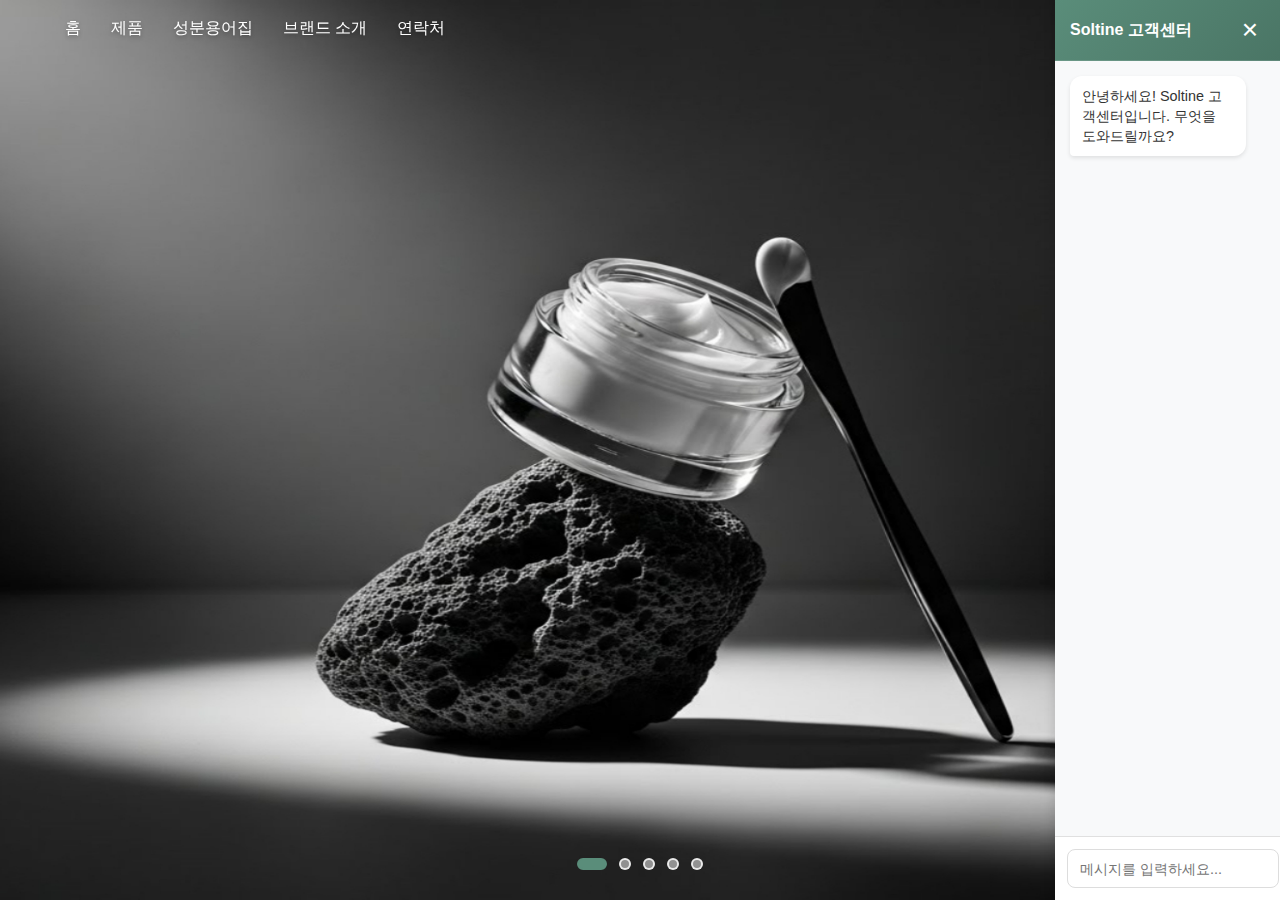
<file: index.html>
<!DOCTYPE html>
<html lang="ko">
<head>
    <meta charset="UTF-8">
    <meta name="viewport" content="width=device-width, initial-scale=1.0">
    <title>🌟 [Soltine] - 자연의 아름다움</title>
    <link rel="stylesheet" href="styles.css">
</head>
<body class="home-page">
    <header>
        <nav>
            <ul>
                <li><a href="index.html">홈</a></li>
                <li><a href="products.html">제품</a></li>
                <li><a href="ingredients.html">성분용어집</a></li>
                <li><a href="about.html">브랜드 소개</a></li>
                <li><a href="contact.html">연락처</a></li>
            </ul>
        </nav>
    </header>

    <!-- 수평 스크롤 슬라이드 홈 화면 -->
    <main class="horizontal-scroll-container">
        <div class="slide-wrapper">
            <!-- 슬라이드 1 - LOOKBOOK 이미지 1 -->
            <section class="slide slide-1">
                <div class="lookbook-image">
                    <img src="images/model1.jpg" alt="모델 1">
                </div>
            </section>

            <!-- 슬라이드 2 - LOOKBOOK 이미지 2 -->
            <section class="slide slide-2">
                <div class="lookbook-image">
                    <img src="images/model2.jpg" alt="모델 2">
                </div>
            </section>

            <!-- 슬라이드 3 - LOOKBOOK 이미지 3 -->
            <section class="slide slide-3">
                <div class="lookbook-image">
                    <img src="images/model3.jpg" alt="모델 3">
                </div>
            </section>

            <!-- 슬라이드 4 - LOOKBOOK 이미지 4 -->
            <section class="slide slide-4">
                <div class="lookbook-image">
                    <img src="images/model4.jpg" alt="모델 4">
                </div>
            </section>

            <!-- 슬라이드 5 - LOOKBOOK 이미지 5 -->
            <section class="slide slide-5">
                <div class="lookbook-image">
                    <img src="images/model5.jpg" alt="모델 5">
                </div>
            </section>
        </div>
    </main>

    <!-- 스크롤 인디케이터 -->
    <div class="scroll-indicator">
        <div class="indicator-dot active" data-slide="0"></div>
        <div class="indicator-dot" data-slide="1"></div>
        <div class="indicator-dot" data-slide="2"></div>
        <div class="indicator-dot" data-slide="3"></div>
        <div class="indicator-dot" data-slide="4"></div>
    </div>

    <!-- 오른쪽 고정 챗봇 창 -->
    <div id="chatbotSidebar" class="chatbot-sidebar">
        <div class="chatbot-sidebar-content">
            <div class="chatbot-header">
                <h3>Soltine 고객센터</h3>
                <button class="chatbot-close" id="chatbotClose">×</button>
            </div>
            <div class="chatbot-messages" id="chatbotMessages">
                <div class="chatbot-message bot-message">
                    안녕하세요! Soltine 고객센터입니다. 무엇을 도와드릴까요?
                </div>
            </div>
            <div class="chatbot-input-area">
                <input type="text" id="chatbotInput" placeholder="메시지를 입력하세요..." />
                <button id="chatbotSend">전송</button>
            </div>
        </div>
    </div>

    <script src="config.js"></script>
    <script src="chatbot.js"></script>
    <script src="script.js"></script>
</body>
</html>
</file>
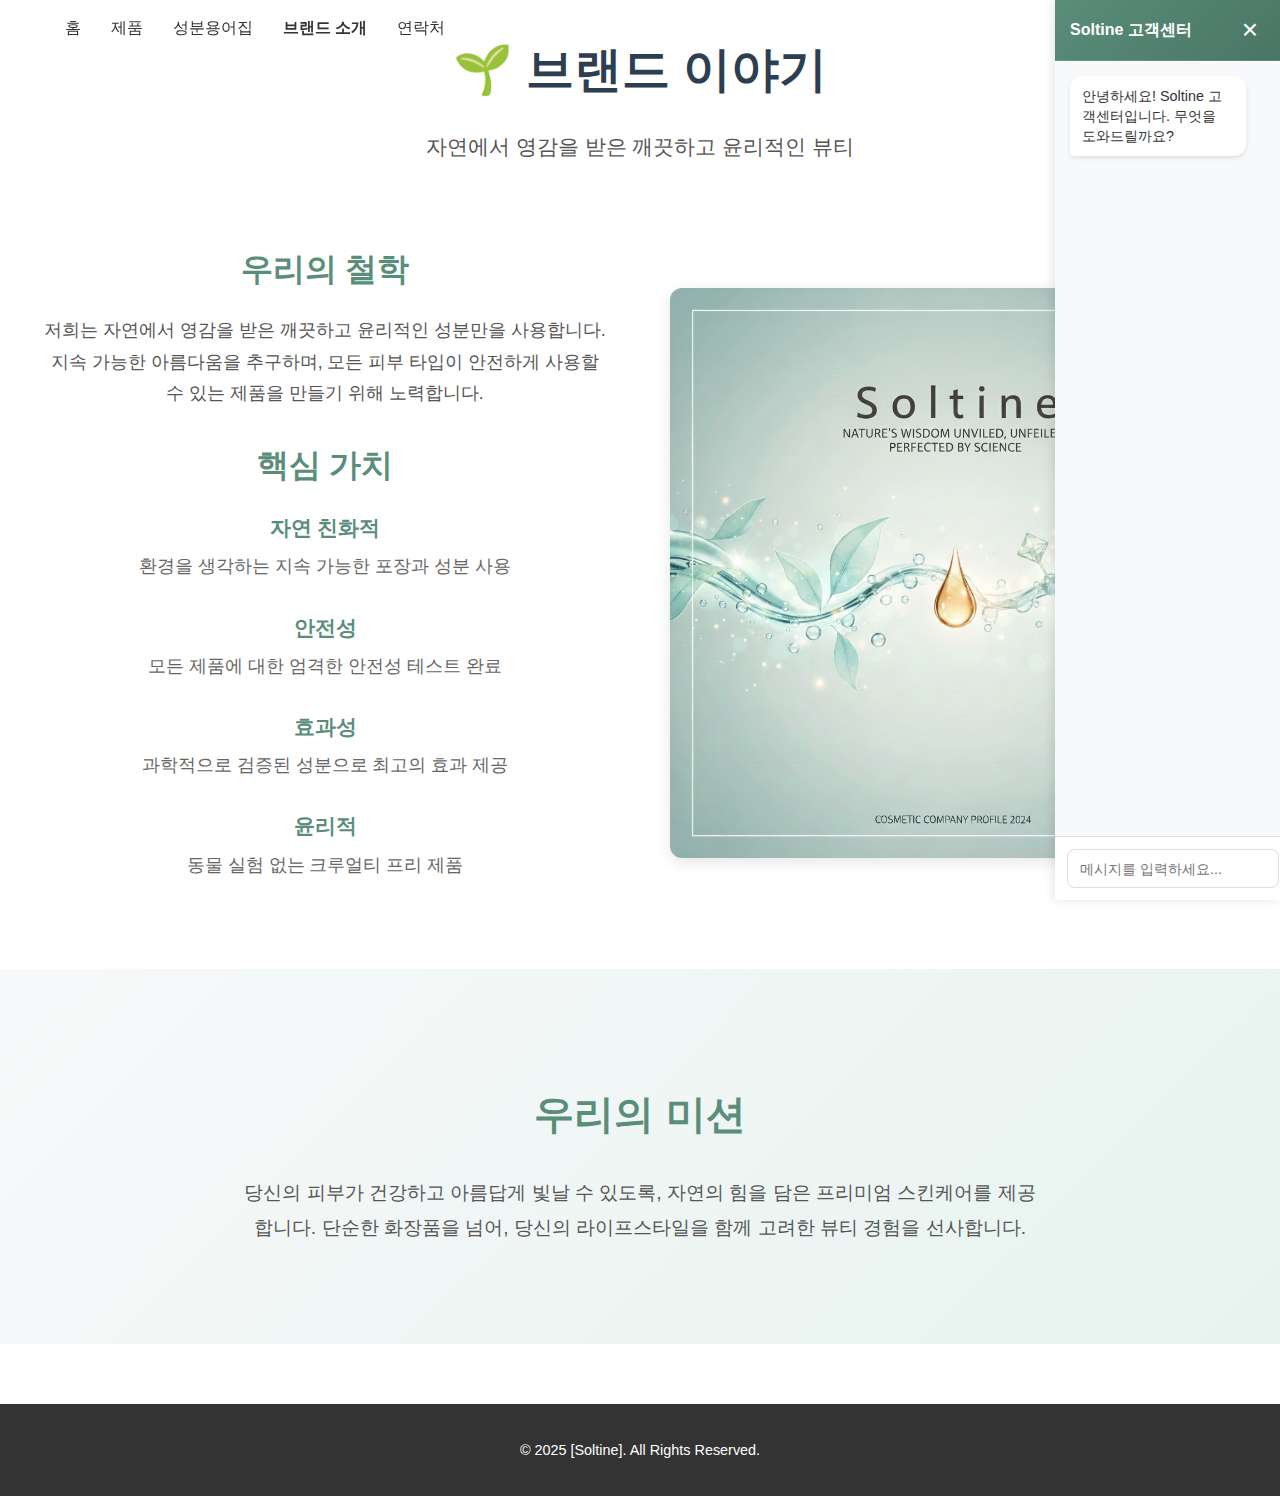
<file: about.html>
<!DOCTYPE html>
<html lang="ko">
<head>
    <meta charset="UTF-8">
    <meta name="viewport" content="width=device-width, initial-scale=1.0">
    <title>브랜드 소개 - [Soltine]</title>
    <link rel="stylesheet" href="styles.css">
</head>
<body>
    <header>
        <nav>
            <ul>
                <li><a href="index.html">홈</a></li>
                <li><a href="products.html">제품</a></li>
                <li><a href="ingredients.html">성분용어집</a></li>
                <li><a href="about.html" class="active">브랜드 소개</a></li>
                <li><a href="contact.html">연락처</a></li>
            </ul>
        </nav>
    </header>

    <section class="page-header">
        <h1>🌱 브랜드 이야기</h1>
        <p>자연에서 영감을 받은 깨끗하고 윤리적인 뷰티</p>
    </section>

    <section class="about-content">
        <div class="about-container">
            <div class="about-text">
                <h2>우리의 철학</h2>
                <p>저희는 자연에서 영감을 받은 깨끗하고 윤리적인 성분만을 사용합니다. 지속 가능한 아름다움을 추구하며, 모든 피부 타입이 안전하게 사용할 수 있는 제품을 만들기 위해 노력합니다.</p>
                
                <h2>핵심 가치</h2>
                <ul class="value-list">
                    <li>
                        <strong>자연 친화적</strong>
                        <p>환경을 생각하는 지속 가능한 포장과 성분 사용</p>
                    </li>
                    <li>
                        <strong>안전성</strong>
                        <p>모든 제품에 대한 엄격한 안전성 테스트 완료</p>
                    </li>
                    <li>
                        <strong>효과성</strong>
                        <p>과학적으로 검증된 성분으로 최고의 효과 제공</p>
                    </li>
                    <li>
                        <strong>윤리적</strong>
                        <p>동물 실험 없는 크루얼티 프리 제품</p>
                    </li>
                </ul>
            </div>
            
            <div class="about-image">
                <img src="images/about-us.png" alt="브랜드 소개 이미지">
            </div>
        </div>
    </section>

    <section class="mission-section">
        <div class="mission-content">
            <h2>우리의 미션</h2>
            <p class="mission-text">당신의 피부가 건강하고 아름답게 빛날 수 있도록, 자연의 힘을 담은 프리미엄 스킨케어를 제공합니다. 단순한 화장품을 넘어, 당신의 라이프스타일을 함께 고려한 뷰티 경험을 선사합니다.</p>
        </div>
    </section>

    <footer>
        <p>&copy; 2025 [Soltine]. All Rights Reserved.</p>
    </footer>

    <!-- 오른쪽 고정 챗봇 창 -->
    <div id="chatbotSidebar" class="chatbot-sidebar">
        <div class="chatbot-sidebar-content">
            <div class="chatbot-header">
                <h3>Soltine 고객센터</h3>
                <button class="chatbot-close" id="chatbotClose">×</button>
            </div>
            <div class="chatbot-messages" id="chatbotMessages">
                <div class="chatbot-message bot-message">
                    안녕하세요! Soltine 고객센터입니다. 무엇을 도와드릴까요?
                </div>
            </div>
            <div class="chatbot-input-area">
                <input type="text" id="chatbotInput" placeholder="메시지를 입력하세요..." />
                <button id="chatbotSend">전송</button>
            </div>
        </div>
    </div>

    <script src="config.js"></script>
    <script src="chatbot.js"></script>
</body>
</html>
</file>
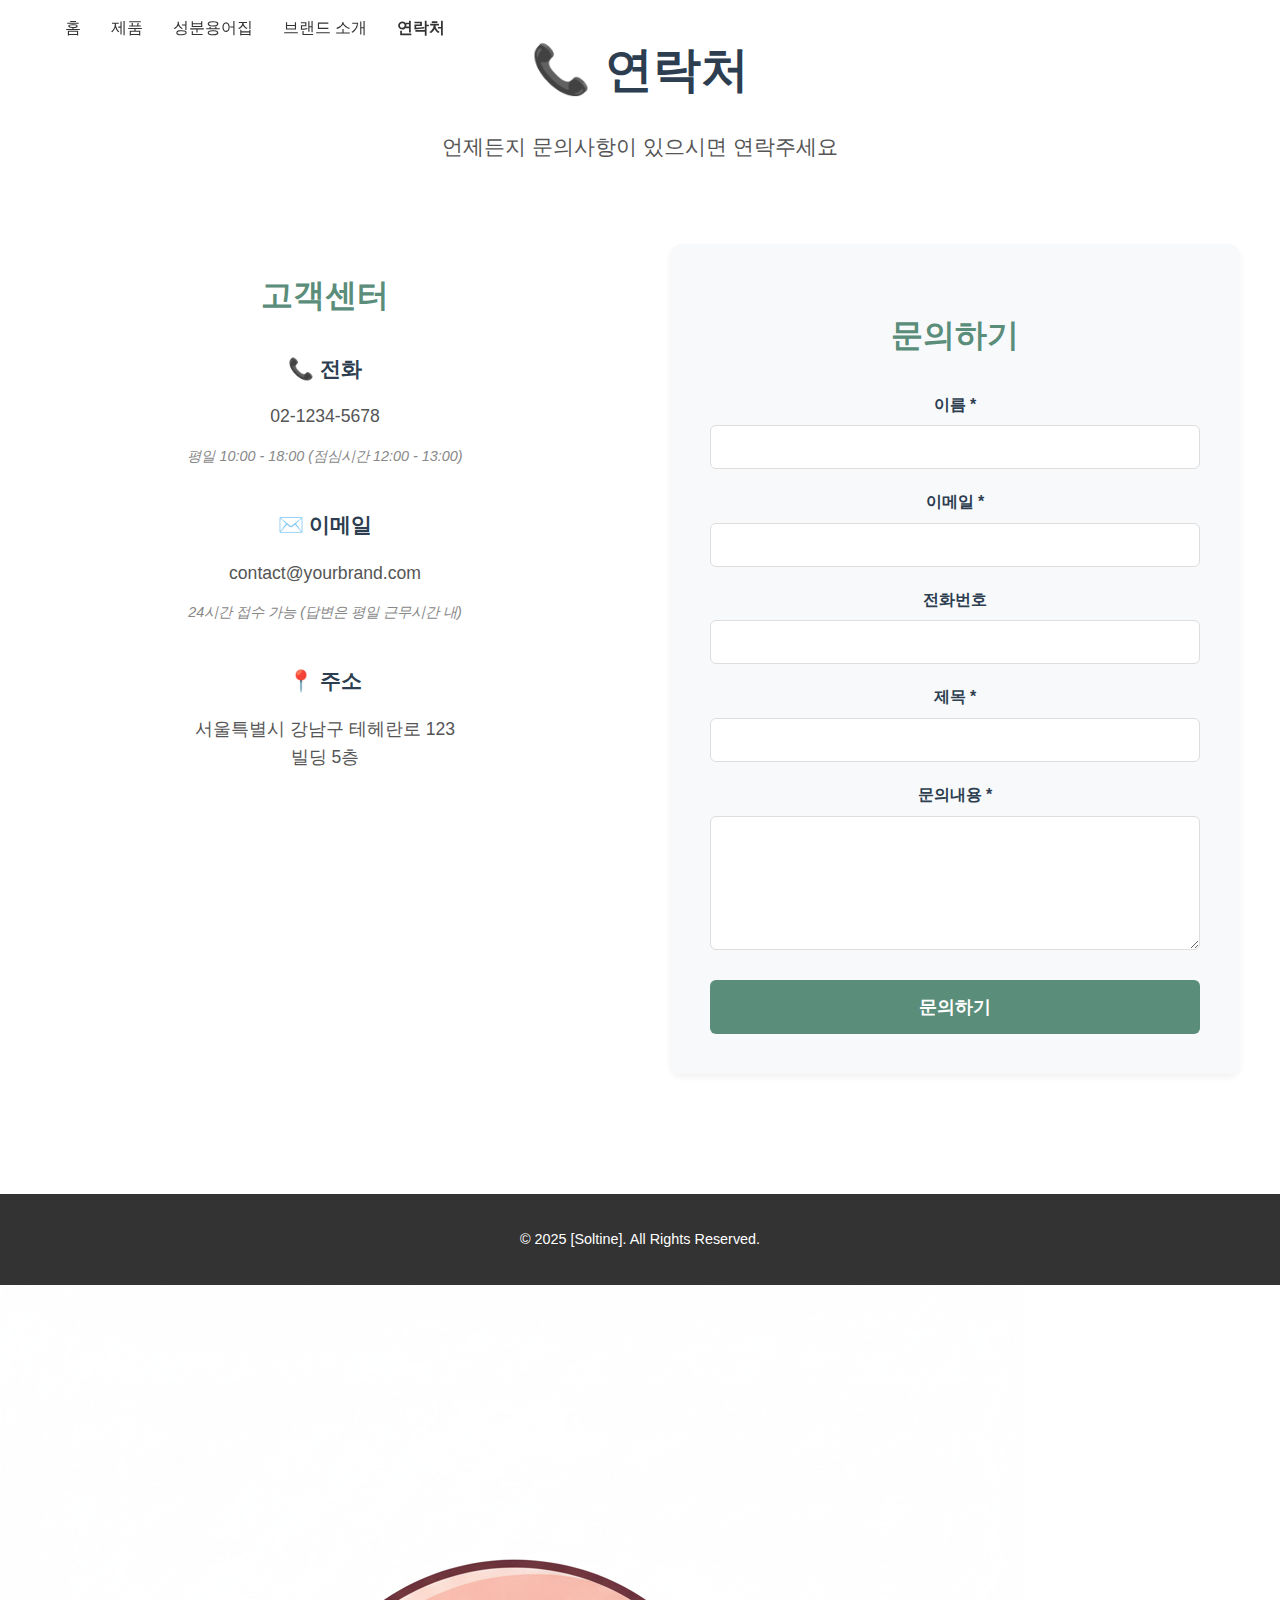
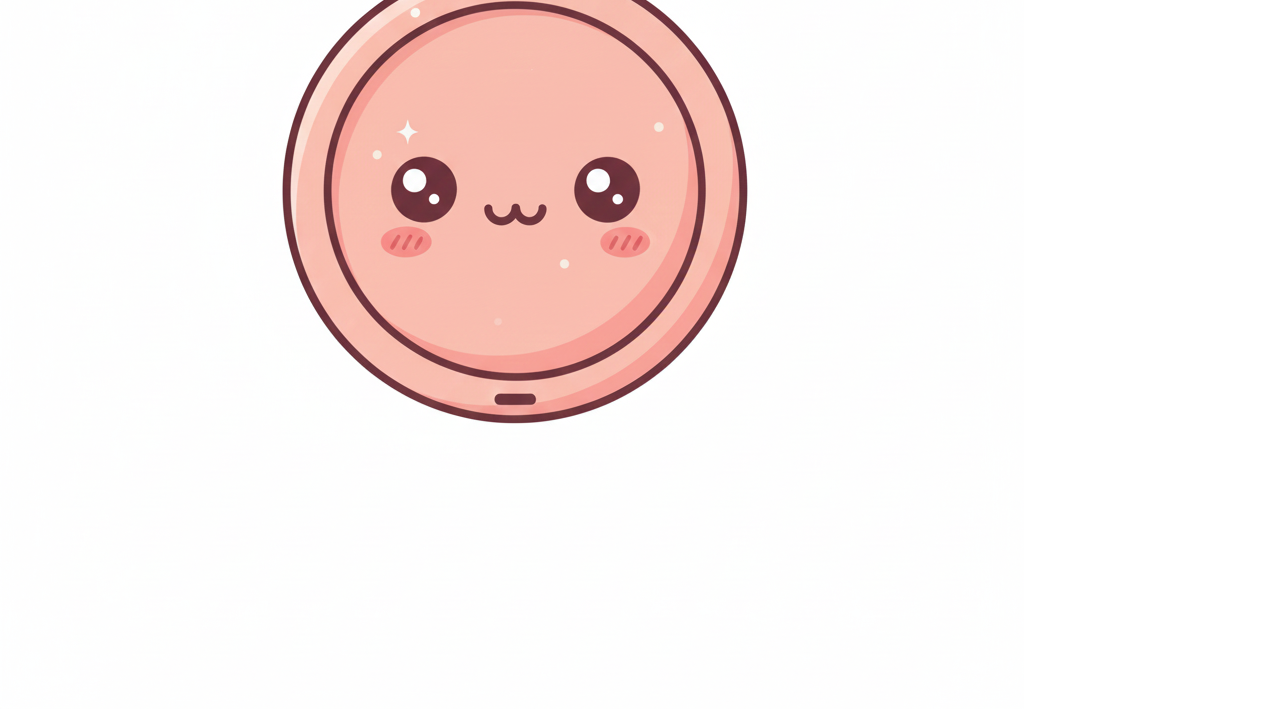
<file: contact.html>
<!DOCTYPE html>
<html lang="ko">
<head>
    <meta charset="UTF-8">
    <meta name="viewport" content="width=device-width, initial-scale=1.0">
    <title>연락처 - [Soltine]</title>
    <link rel="stylesheet" href="styles.css">
</head>
<body>
    <header>
        <nav>
            <ul>
                <li><a href="index.html">홈</a></li>
                <li><a href="products.html">제품</a></li>
                <li><a href="ingredients.html">성분용어집</a></li>
                <li><a href="about.html">브랜드 소개</a></li>
                <li><a href="contact.html" class="active">연락처</a></li>
            </ul>
        </nav>
    </header>

    <section class="page-header">
        <h1>📞 연락처</h1>
        <p>언제든지 문의사항이 있으시면 연락주세요</p>
    </section>

    <section class="contact-content">
        <div class="contact-container">
            <div class="contact-info">
                <h2>고객센터</h2>
                <div class="info-item">
                    <h3>📞 전화</h3>
                    <p>02-1234-5678</p>
                    <p class="info-note">평일 10:00 - 18:00 (점심시간 12:00 - 13:00)</p>
                </div>
                
                <div class="info-item">
                    <h3>✉️ 이메일</h3>
                    <p>contact@yourbrand.com</p>
                    <p class="info-note">24시간 접수 가능 (답변은 평일 근무시간 내)</p>
                </div>
                
                <div class="info-item">
                    <h3>📍 주소</h3>
                    <p>서울특별시 강남구 테헤란로 123<br>빌딩 5층</p>
                </div>
            </div>

            <div class="contact-form-wrapper">
                <h2>문의하기</h2>
                <form class="contact-form" action="#" method="POST">
                    <div class="form-group">
                        <label for="name">이름 *</label>
                        <input type="text" id="name" name="name" required>
                    </div>
                    
                    <div class="form-group">
                        <label for="email">이메일 *</label>
                        <input type="email" id="email" name="email" required>
                    </div>
                    
                    <div class="form-group">
                        <label for="phone">전화번호</label>
                        <input type="tel" id="phone" name="phone">
                    </div>
                    
                    <div class="form-group">
                        <label for="subject">제목 *</label>
                        <input type="text" id="subject" name="subject" required>
                    </div>
                    
                    <div class="form-group">
                        <label for="message">문의내용 *</label>
                        <textarea id="message" name="message" rows="6" required></textarea>
                    </div>
                    
                    <button type="submit" class="submit-button">문의하기</button>
                </form>
            </div>
        </div>
    </section>

    <footer>
        <p>&copy; 2025 [Soltine]. All Rights Reserved.</p>
    </footer>

    <!-- 챗봇 버튼 -->
    <div class="chatbot-button" id="chatbotButton">
        <img src="images/chatbot.png" alt="챗봇">
    </div>

    <!-- Tawk.to 스크립트 (아래에 Tawk.to에서 받은 스크립트를 넣어주세요) -->
    <!-- Start of Tawk.to Script -->
    <!-- 여기에 Tawk.to 스크립트를 붙여넣으세요 -->
    <!-- End of Tawk.to Script -->

    <script src="chatbot.js"></script>
</body>
</html>
</file>
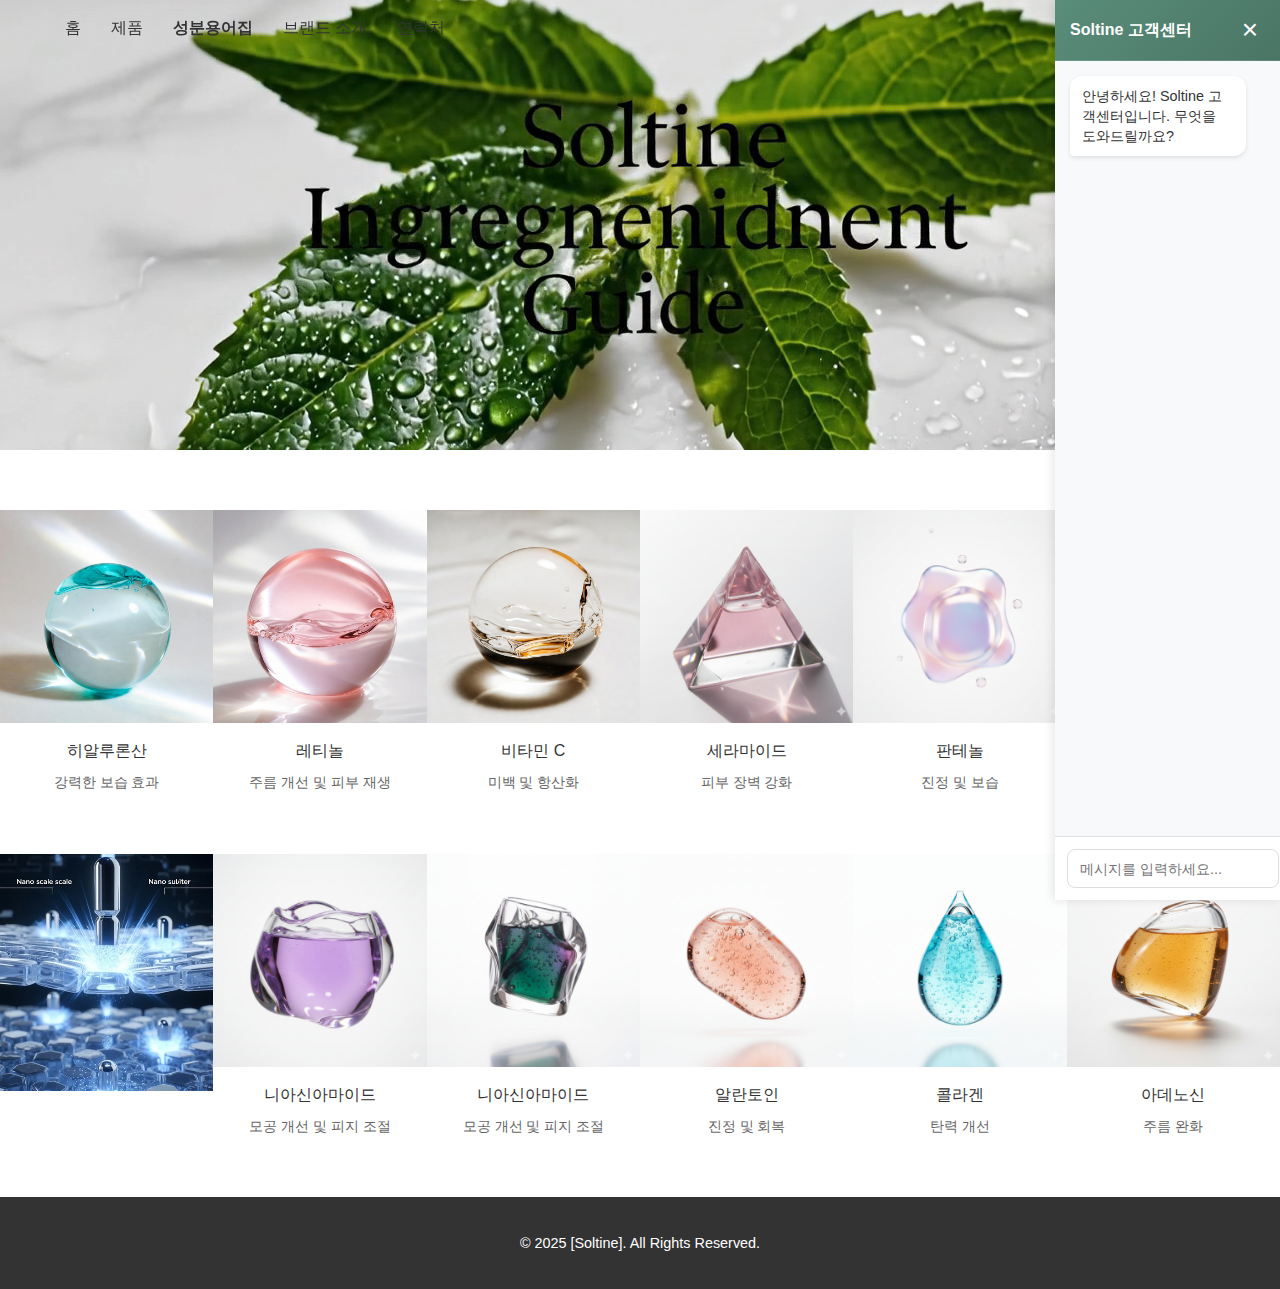
<file: ingredients.html>
<!DOCTYPE html>
<html lang="ko">
<head>
    <meta charset="UTF-8">
    <meta name="viewport" content="width=device-width, initial-scale=1.0">
    <title>성분용어집 - [Soltine]</title>
    <link rel="stylesheet" href="styles.css">
</head>
<body>
    <header>
        <nav>
            <ul>
                <li><a href="index.html">홈</a></li>
                <li><a href="products.html">제품</a></li>
                <li><a href="ingredients.html" class="active">성분용어집</a></li>
                <li><a href="about.html">브랜드 소개</a></li>
                <li><a href="contact.html">연락처</a></li>
            </ul>
        </nav>
    </header>

    <section class="ingredients-page">
        <!-- 가장 위 큰 동영상 -->
        <div class="ingredient-main-video">
            <video autoplay muted loop playsinline>
                <source src="images/ingre_main.mp4" type="video/mp4">
                브라우저가 비디오 태그를 지원하지 않습니다.
            </video>
        </div>

        <!-- 첫 번째 줄: png 이미지 5개 + mp4 영상 1개 -->
        <div class="ingredient-images-container">
            <div class="ingredient-image-item" onclick="openIngredientModal('ingre_image1', '히알루론산')">
                <img src="images/ingre_image1.png" alt="성분 이미지 1">
                <div class="ingredient-name">히알루론산</div>
                <div class="ingredient-effect">강력한 보습 효과</div>
            </div>
            <div class="ingredient-image-item" onclick="openIngredientModal('ingre_image2', '레티놀')">
                <img src="images/ingre_image2.png" alt="성분 이미지 2">
                <div class="ingredient-name">레티놀</div>
                <div class="ingredient-effect">주름 개선 및 피부 재생</div>
            </div>
            <div class="ingredient-image-item" onclick="openIngredientModal('ingre_image3', '비타민 C')">
                <img src="images/ingre_image3.png" alt="성분 이미지 3">
                <div class="ingredient-name">비타민 C</div>
                <div class="ingredient-effect">미백 및 항산화</div>
            </div>
            <div class="ingredient-image-item" onclick="openIngredientModal('ingre_image4', '세라마이드')">
                <img src="images/ingre_image4.png" alt="성분 이미지 4">
                <div class="ingredient-name">세라마이드</div>
                <div class="ingredient-effect">피부 장벽 강화</div>
            </div>
            <div class="ingredient-image-item" onclick="openIngredientModal('ingre_image5', '판테놀')">
                <img src="images/ingre_image5.png" alt="성분 이미지 5">
                <div class="ingredient-name">판테놀</div>
                <div class="ingredient-effect">진정 및 보습</div>
            </div>
            <div class="ingredient-sub-video">
                <video autoplay muted loop playsinline>
                    <source src="images/ingre_sub1.mp4" type="video/mp4">
                    브라우저가 비디오 태그를 지원하지 않습니다.
                </video>
            </div>
        </div>

        <!-- 두 번째 줄: mp4 영상 1개 + png 이미지 5개 -->
        <div class="ingredient-images-container">
            <div class="ingredient-sub-video">
                <video autoplay muted loop playsinline>
                    <source src="images/ingre_sub2.mp4" type="video/mp4">
                    브라우저가 비디오 태그를 지원하지 않습니다.
                </video>
            </div>
            <div class="ingredient-image-item" onclick="openIngredientModal('ingre_image6', '니아신아마이드')">
                <img src="images/ingre_image6.png" alt="성분 이미지 6">
                <div class="ingredient-name">니아신아마이드</div>
                <div class="ingredient-effect">모공 개선 및 피지 조절</div>
            </div>
            <div class="ingredient-image-item" onclick="openIngredientModal('ingre_image7', '니아신아마이드')">
                <img src="images/ingre_image7.png" alt="성분 이미지 7">
                <div class="ingredient-name">니아신아마이드</div>
                <div class="ingredient-effect">모공 개선 및 피지 조절</div>
            </div>
            <div class="ingredient-image-item" onclick="openIngredientModal('ingre_image8', '알란토인')">
                <img src="images/ingre_image8.png" alt="성분 이미지 8">
                <div class="ingredient-name">알란토인</div>
                <div class="ingredient-effect">진정 및 회복</div>
            </div>
            <div class="ingredient-image-item" onclick="openIngredientModal('ingre_image9', '콜라겐')">
                <img src="images/ingre_image9.png" alt="성분 이미지 9">
                <div class="ingredient-name">콜라겐</div>
                <div class="ingredient-effect">탄력 개선</div>
            </div>
            <div class="ingredient-image-item" onclick="openIngredientModal('ingre_image10', '아데노신')">
                <img src="images/ingre_image10.png" alt="성분 이미지 10">
                <div class="ingredient-name">아데노신</div>
                <div class="ingredient-effect">주름 완화</div>
            </div>
        </div>
    </section>

    <!-- 성분 상세 정보 팝업 -->
    <div id="ingredientModal" class="ingredient-modal">
        <div class="modal-overlay" onclick="closeIngredientModal()"></div>
        <div class="modal-content">
            <button class="modal-close" onclick="closeIngredientModal()">×</button>
            <div class="modal-body">
                <div class="modal-image">
                    <video id="modalIngredientVideo" autoplay muted loop playsinline>
                        <source id="modalIngredientVideoSource" src="" type="video/mp4">
                        브라우저가 비디오 태그를 지원하지 않습니다.
                    </video>
                </div>
                <div class="modal-info">
                    <h2 id="modalIngredientName"></h2>
                    <div class="ingredient-detail-section">
                        <h3>효능</h3>
                        <p id="modalIngredientEffect"></p>
                    </div>
                    <div class="ingredient-detail-section">
                        <h3>EWG 등급</h3>
                        <p id="modalEWG"></p>
                    </div>
                    <div class="ingredient-detail-section">
                        <h3>알레르기 유발 가능성</h3>
                        <p id="modalAllergy"></p>
                    </div>
                    <div class="ingredient-detail-section">
                        <h3>피부 타입별 적합성</h3>
                        <p id="modalSkinType"></p>
                    </div>
                    <div class="ingredient-detail-section">
                        <h3>권장사항</h3>
                        <p id="modalRecommendation"></p>
                    </div>
                    <div class="ingredient-detail-section">
                        <h3>상세분석</h3>
                        <p id="modalAnalysis"></p>
                    </div>
                </div>
            </div>
        </div>
    </div>

    <footer>
        <p>&copy; 2025 [Soltine]. All Rights Reserved.</p>
    </footer>

    <!-- 오른쪽 고정 챗봇 창 -->
    <div id="chatbotSidebar" class="chatbot-sidebar">
        <div class="chatbot-sidebar-content">
            <div class="chatbot-header">
                <h3>Soltine 고객센터</h3>
                <button class="chatbot-close" id="chatbotClose">×</button>
            </div>
            <div class="chatbot-messages" id="chatbotMessages">
                <div class="chatbot-message bot-message">
                    안녕하세요! Soltine 고객센터입니다. 무엇을 도와드릴까요?
                </div>
            </div>
            <div class="chatbot-input-area">
                <input type="text" id="chatbotInput" placeholder="메시지를 입력하세요..." />
                <button id="chatbotSend">전송</button>
            </div>
        </div>
    </div>

    <script src="config.js"></script>
    <script src="chatbot.js"></script>
    <script>
        // 성분 상세 정보 데이터
        const ingredientData = {
            '히알루론산': {
                effect: '강력한 보습 효과로 피부에 수분을 공급하고 유지합니다.',
                ewg: '1등급 (안전)',
                allergy: '매우 낮음 - 일반적으로 알레르기 반응이 거의 없습니다.',
                skinType: '모든 피부 타입에 적합하며, 특히 건조한 피부에 효과적입니다.',
                recommendation: '매일 사용 가능하며, 세안 후 토너 단계에서 사용하거나 크림과 함께 사용하면 효과적입니다.',
                analysis: '히알루론산은 피부의 수분을 유지하는 천연 보습 성분입니다. 분자량에 따라 표면 보습과 깊은 보습 효과를 모두 제공하며, 피부 탄력을 개선하고 주름을 완화하는 데 도움을 줍니다.'
            },
            '레티놀': {
                effect: '피부 세포 재생을 촉진하여 주름을 개선하고 피부 톤을 밝게 합니다.',
                ewg: '2등급 (안전)',
                allergy: '낮음 - 초기 사용 시 자극이 있을 수 있으나 점진적으로 적응됩니다.',
                skinType: '지성 및 복합성 피부에 적합하며, 민감한 피부는 주의가 필요합니다.',
                recommendation: '밤에만 사용하고, 처음에는 주 2-3회부터 시작하여 점진적으로 빈도를 늘려가세요. 반드시 자외선 차단제를 함께 사용해야 합니다.',
                analysis: '레티놀은 비타민 A 유도체로, 피부 세포의 재생을 촉진하고 콜라겐 생성을 증가시킵니다. 장기간 사용 시 주름 개선, 모공 축소, 피부 톤 개선 효과가 있습니다.'
            },
            '비타민 C': {
                effect: '멜라닌 생성을 억제하여 미백 효과를 제공하고, 자유 라디칼을 중화하여 항산화 작용을 합니다.',
                ewg: '1등급 (안전)',
                allergy: '매우 낮음 - 일부 민감한 피부에서 가벼운 자극이 있을 수 있습니다.',
                skinType: '모든 피부 타입에 적합하며, 특히 색소 침착이 있는 피부에 효과적입니다.',
                recommendation: '아침에 사용하면 자외선으로부터 피부를 보호하는 데 도움이 됩니다. 안정적인 형태의 비타민 C를 선택하는 것이 좋습니다.',
                analysis: '비타민 C는 강력한 항산화 성분으로, 자외선으로 인한 피부 손상을 예방하고 멜라닌 생성을 억제합니다. 콜라겐 합성을 촉진하여 피부 탄력을 개선하는 효과도 있습니다.'
            },
            '세라마이드': {
                effect: '피부 장벽을 강화하여 수분 손실을 방지하고 외부 자극으로부터 피부를 보호합니다.',
                ewg: '1등급 (안전)',
                allergy: '매우 낮음 - 피부에 자연적으로 존재하는 성분으로 안전합니다.',
                skinType: '모든 피부 타입에 적합하며, 특히 건조하고 민감한 피부에 효과적입니다.',
                recommendation: '세안 후 즉시 사용하면 피부 장벽 회복에 도움이 됩니다. 다른 보습 성분과 함께 사용하면 시너지 효과가 있습니다.',
                analysis: '세라마이드는 피부의 각질층에 존재하는 지질 성분으로, 피부 장벽의 주요 구성 요소입니다. 수분을 유지하고 외부 자극물의 침투를 막아 피부를 보호합니다.'
            },
            '판테놀': {
                effect: '피부 진정과 보습 효과를 제공하며, 손상된 피부 장벽을 회복시킵니다.',
                ewg: '1등급 (안전)',
                allergy: '매우 낮음 - 매우 안전한 성분으로 알레르기 반응이 거의 없습니다.',
                skinType: '모든 피부 타입에 적합하며, 특히 민감하고 자극받은 피부에 효과적입니다.',
                recommendation: '일상적으로 사용 가능하며, 자극받은 피부에 즉시 사용해도 안전합니다. 다른 활성 성분과 함께 사용하면 자극을 완화하는 데 도움이 됩니다.',
                analysis: '판테놀은 비타민 B5의 전구체로, 피부에 흡수되면 판토텐산으로 전환됩니다. 피부 장벽을 강화하고 수분을 유지하며, 염증을 완화하는 효과가 있습니다.'
            },
            '니아신아마이드': {
                effect: '모공을 개선하고 피지 분비를 조절하며, 피부 톤을 개선합니다.',
                ewg: '1등급 (안전)',
                allergy: '매우 낮음 - 일반적으로 안전하며 알레르기 반응이 거의 없습니다.',
                skinType: '지성 및 복합성 피부에 특히 효과적이며, 모든 피부 타입에 사용 가능합니다.',
                recommendation: '매일 사용 가능하며, 아침과 저녁 모두 사용할 수 있습니다. 레티놀과 함께 사용하면 효과가 증대됩니다.',
                analysis: '니아신아마이드는 비타민 B3 유도체로, 피지 분비를 조절하고 모공을 축소하는 효과가 있습니다. 또한 멜라닌의 이동을 억제하여 피부 톤을 개선하고, 피부 장벽을 강화합니다.'
            },
            '알란토인': {
                effect: '피부 진정과 회복을 촉진하며, 상처 치유를 돕습니다.',
                ewg: '1등급 (안전)',
                allergy: '매우 낮음 - 매우 안전한 성분으로 알레르기 반응이 거의 없습니다.',
                skinType: '모든 피부 타입에 적합하며, 특히 민감하고 자극받은 피부에 효과적입니다.',
                recommendation: '일상적으로 사용 가능하며, 자극받은 피부나 수술 후 피부에 사용해도 안전합니다.',
                analysis: '알란토인은 콤프리 추출물에서 유래된 성분으로, 피부 세포의 재생을 촉진하고 염증을 완화합니다. 상처 치유를 돕고 피부를 진정시키는 효과가 있습니다.'
            },
            '콜라겐': {
                effect: '피부 탄력을 개선하고 주름을 완화합니다.',
                ewg: '1등급 (안전)',
                allergy: '매우 낮음 - 일반적으로 안전하며 알레르기 반응이 거의 없습니다.',
                skinType: '모든 피부 타입에 적합하며, 특히 탄력이 떨어진 피부에 효과적입니다.',
                recommendation: '매일 사용 가능하며, 다른 항노화 성분과 함께 사용하면 효과가 증대됩니다.',
                analysis: '콜라겐은 피부의 구조를 지지하는 단백질로, 나이가 들수록 감소합니다. 외부에서 공급된 콜라겐은 피부 탄력을 개선하고 주름을 완화하는 데 도움을 줍니다.'
            },
            '아데노신': {
                effect: '주름을 완화하고 피부 탄력을 개선합니다.',
                ewg: '1등급 (안전)',
                allergy: '매우 낮음 - 일반적으로 안전하며 알레르기 반응이 거의 없습니다.',
                skinType: '모든 피부 타입에 적합하며, 특히 주름이 있는 피부에 효과적입니다.',
                recommendation: '매일 사용 가능하며, 특히 눈가와 주름이 있는 부위에 집중적으로 사용하면 효과적입니다.',
                analysis: '아데노신은 세포 에너지 전달에 관여하는 분자로, 피부 세포의 기능을 개선하고 콜라겐 생성을 촉진합니다. 주름을 완화하고 피부 탄력을 개선하는 효과가 있습니다.'
            }
        };

        function openIngredientModal(imageName, ingredientName) {
            const modal = document.getElementById('ingredientModal');
            const data = ingredientData[ingredientName];
            
            if (data) {
                // imageName에서 숫자 추출 (예: 'ingre_image1' -> '1')
                const number = imageName.replace('ingre_image', '');
                // 동영상 경로 설정 (예: 'ingre_video1.mp4')
                const videoPath = `images/ingre_video${number}.mp4`;
                const videoElement = document.getElementById('modalIngredientVideo');
                const videoSource = document.getElementById('modalIngredientVideoSource');
                
                videoSource.src = videoPath;
                videoElement.load(); // 비디오 로드
                
                document.getElementById('modalIngredientName').textContent = ingredientName;
                document.getElementById('modalIngredientEffect').textContent = data.effect;
                document.getElementById('modalEWG').textContent = data.ewg;
                document.getElementById('modalAllergy').textContent = data.allergy;
                document.getElementById('modalSkinType').textContent = data.skinType;
                document.getElementById('modalRecommendation').textContent = data.recommendation;
                document.getElementById('modalAnalysis').textContent = data.analysis;
                
                modal.style.display = 'flex';
                document.body.style.overflow = 'hidden'; // 스크롤 방지
            }
        }

        function closeIngredientModal() {
            const modal = document.getElementById('ingredientModal');
            modal.style.display = 'none';
            document.body.style.overflow = 'auto'; // 스크롤 복원
        }

        // ESC 키로 팝업 닫기
        document.addEventListener('keydown', function(e) {
            if (e.key === 'Escape') {
                closeIngredientModal();
            }
        });
    </script>
</body>
</html>
</file>
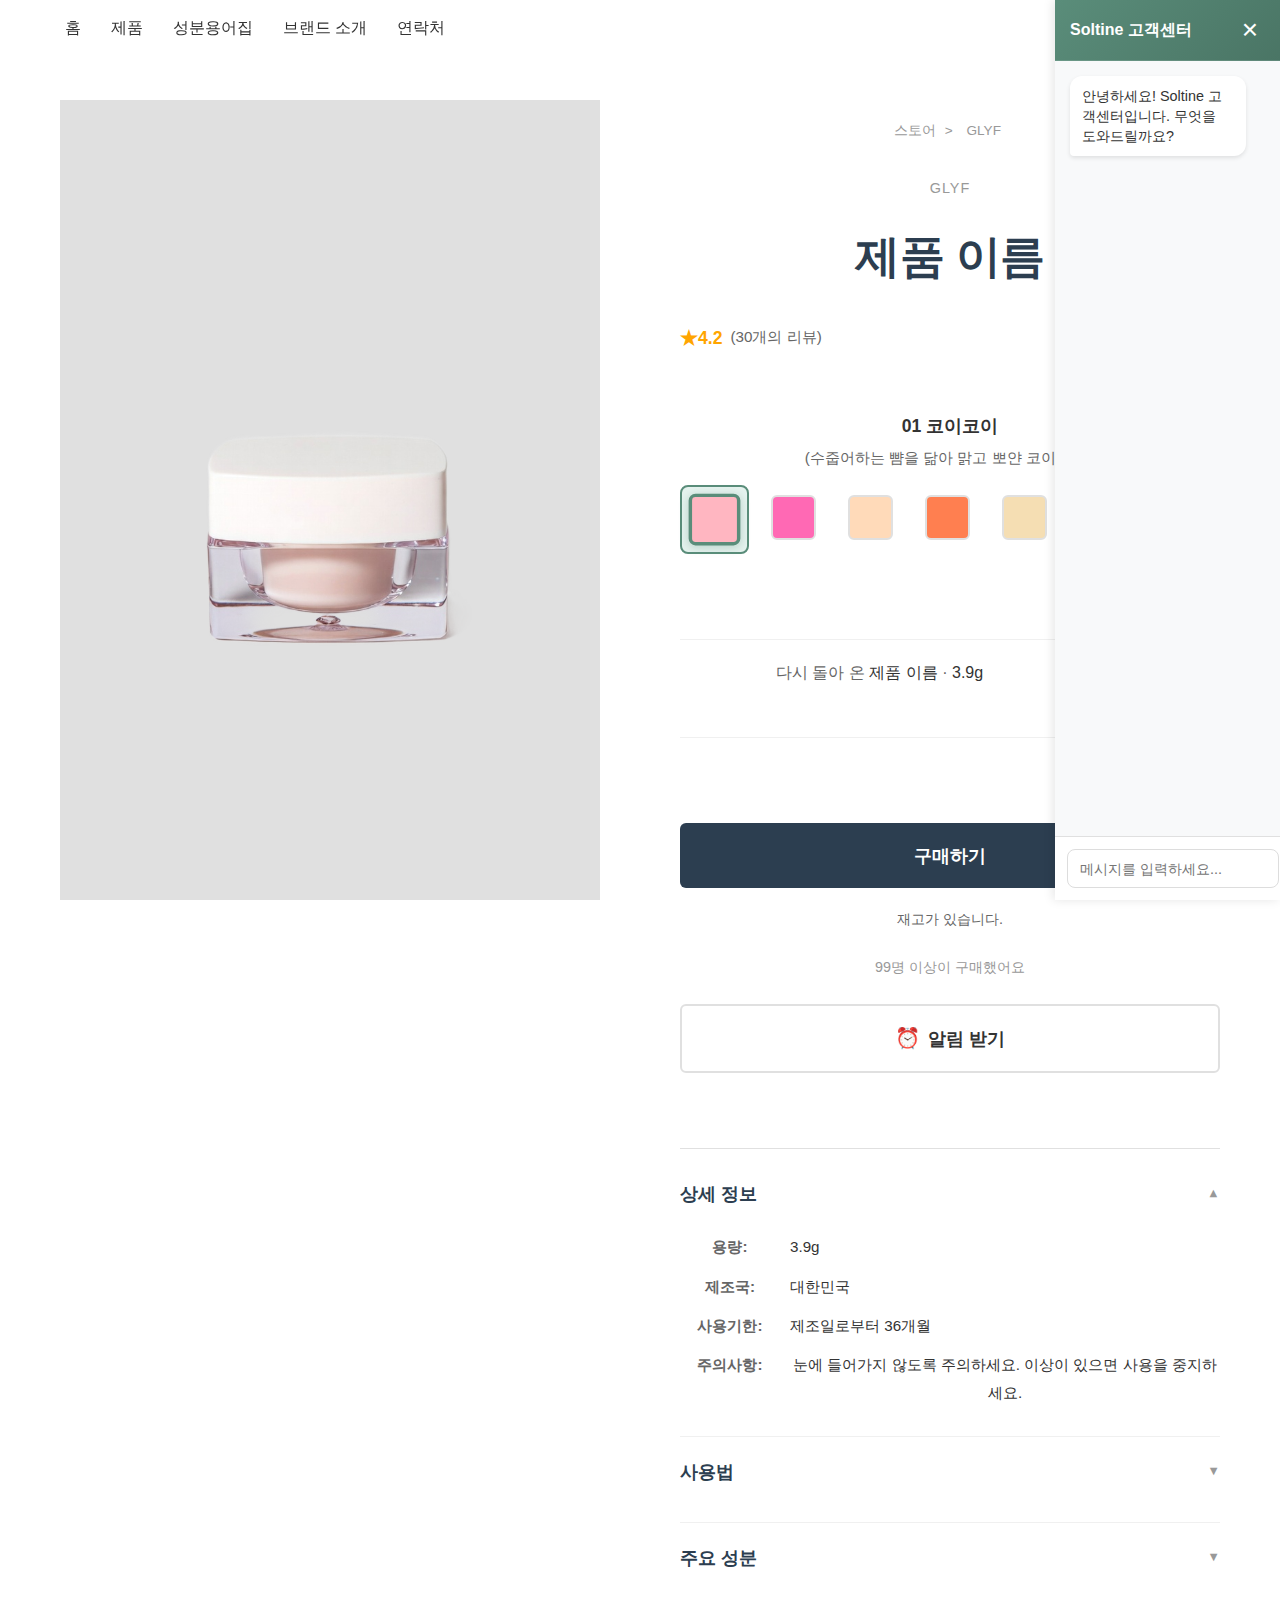
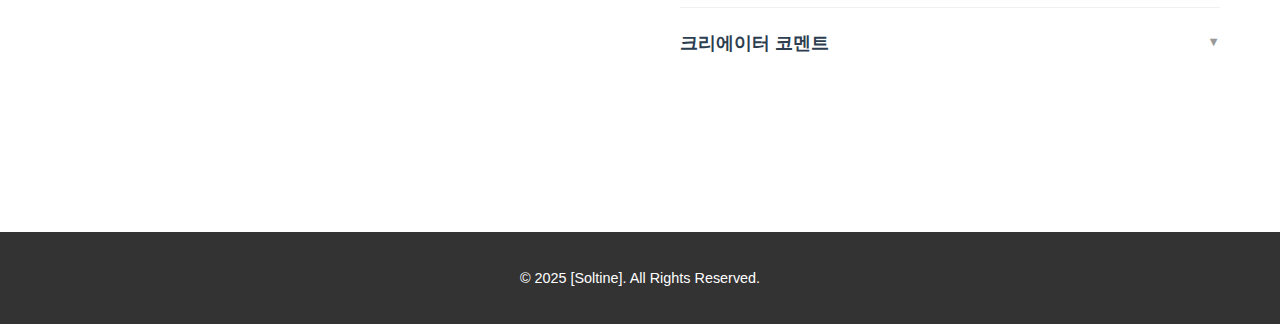
<file: product-detail.html>
<!DOCTYPE html>
<html lang="ko">
<head>
    <meta charset="UTF-8">
    <meta name="viewport" content="width=device-width, initial-scale=1.0">
    <title>제품 상세 - [Soltine]</title>
    <link rel="stylesheet" href="styles.css">
</head>
<body>
    <header>
        <nav>
            <ul>
                <li><a href="index.html">홈</a></li>
                <li><a href="products.html">제품</a></li>
                <li><a href="ingredients.html">성분용어집</a></li>
                <li><a href="about.html">브랜드 소개</a></li>
                <li><a href="contact.html">연락처</a></li>
            </ul>
        </nav>
    </header>

    <section class="product-detail-page">
        <div class="product-detail-container">
            <!-- 왼쪽 절반: 제품 이미지/비디오 -->
            <div class="product-detail-image">
                <div id="productImageContainer">
                    <!-- 이미지 또는 비디오가 여기에 동적으로 삽입됩니다 -->
                </div>
            </div>

            <!-- 오른쪽 절반: 제품 정보 -->
            <div class="product-detail-info">
                <!-- 브레드크럼 -->
                <div class="breadcrumb">
                    <a href="products.html">스토어</a>
                    <span> > </span>
                    <span id="productLineBreadcrumb">GLYF</span>
                </div>

                <!-- 제품 라인 (작은 글씨) -->
                <div class="product-detail-line" id="productLine">GLYF</div>
                
                <!-- 제품 이름 -->
                <h1 class="product-detail-name" id="productName">제품 이름</h1>
                
                <!-- 평점 및 리뷰 -->
                <div class="product-rating">
                    <span class="rating-stars">★4.2</span>
                    <span class="rating-count">(30개의 리뷰)</span>
                </div>

                <!-- 색상 선택 -->
                <div class="color-selection">
                    <div class="color-selection-header">
                        <span class="selected-color-label" id="selectedColorLabel">01 코이코이</span>
                        <span class="color-description" id="colorDescription">(수줍어하는 뺨을 닮아 맑고 뽀얀 코이 핑크)</span>
                    </div>
                    <div class="color-options">
                        <div class="color-option active" data-color="01 코이코이">
                            <div class="color-swatch" style="background-color: #FFB6C1;"></div>
                        </div>
                        <div class="color-option" data-color="02 로즈">
                            <div class="color-swatch" style="background-color: #FF69B4;"></div>
                        </div>
                        <div class="color-option" data-color="03 피치">
                            <div class="color-swatch" style="background-color: #FFDAB9;"></div>
                        </div>
                        <div class="color-option" data-color="04 코랄">
                            <div class="color-swatch" style="background-color: #FF7F50;"></div>
                        </div>
                        <div class="color-option" data-color="05 누드">
                            <div class="color-swatch" style="background-color: #F5DEB3;"></div>
                        </div>
                    </div>
                </div>

                <!-- 제품 설명 및 가격 -->
                <div class="product-description-price">
                    <p class="product-description">다시 돌아 온 <span id="productNameDesc">제품 이름</span> · <span id="productSize">3.9g</span></p>
                    <div class="product-detail-price" id="productPrice">₩43,000</div>
                </div>

                <!-- 구매하기 버튼 -->
                <div class="purchase-section">
                    <button class="purchase-button" id="purchaseButton">구매하기</button>
                    <p class="stock-status" id="stockStatus">재고가 있습니다.</p>
                    <p class="purchase-count">99명 이상이 구매했어요</p>
                    <button class="notification-button" id="notificationButton">
                        <span>⏰</span> 알림 받기
                    </button>
                </div>

                <!-- 상세 정보 (아코디언) -->
                <div class="product-details-section">
                    <div class="detail-item">
                        <h3 class="detail-toggle active">상세 정보 <span class="toggle-icon">▼</span></h3>
                        <div class="detail-content active">
                            <div class="detail-info-grid">
                                <div class="detail-info-item">
                                    <strong>용량:</strong> <span>3.9g</span>
                                </div>
                                <div class="detail-info-item">
                                    <strong>제조국:</strong> <span>대한민국</span>
                                </div>
                                <div class="detail-info-item">
                                    <strong>사용기한:</strong> <span>제조일로부터 36개월</span>
                                </div>
                                <div class="detail-info-item">
                                    <strong>주의사항:</strong> <span>눈에 들어가지 않도록 주의하세요. 이상이 있으면 사용을 중지하세요.</span>
                                </div>
                            </div>
                        </div>
                    </div>
                    
                    <div class="detail-item">
                        <h3 class="detail-toggle">사용법 <span class="toggle-icon">▼</span></h3>
                        <div class="detail-content">
                            <p>세안 후 토너 단계에서 사용하거나 크림과 함께 사용하면 효과적입니다. 적당량을 덜어 얼굴에 부드럽게 발라주세요.</p>
                        </div>
                    </div>

                    <div class="detail-item">
                        <h3 class="detail-toggle">주요 성분 <span class="toggle-icon">▼</span></h3>
                        <div class="detail-content">
                            <p>히알루론산, 세라마이드, 니아신아마이드, 비타민 C, 레티놀</p>
                        </div>
                    </div>

                    <div class="detail-item">
                        <h3 class="detail-toggle">크리에이터 코멘트 <span class="toggle-icon">▼</span></h3>
                        <div class="detail-content">
                            <div class="creator-comment">
                                <p>다시 돌아 온 GLYF multi stick! Hue Spread Stick이 새로운 감성 컬러와 함께 돌아왔습니다.</p>
                                <p>자연스러운 홍조를 숨기지 말고 표현해보세요. 수줍어하는 뺨처럼 맑고 뽀얀 핑크 컬러로 당신의 자연스러운 아름다움을 강조하세요.</p>
                                <p class="creator-signature">- GLYF</p>
                            </div>
                        </div>
                    </div>
                </div>
            </div>
        </div>
    </section>

    <footer>
        <p>&copy; 2025 [Soltine]. All Rights Reserved.</p>
    </footer>

    <script>
        // URL 파라미터에서 제품 정보 가져오기
        const urlParams = new URLSearchParams(window.location.search);
        const imageName = urlParams.get('image') || 'product2';
        const productName = urlParams.get('name') || '제품 이름';
        const productLine = urlParams.get('line') || 'GLYF';
        const price = urlParams.get('price') || '₩43,000';
        const type = urlParams.get('type') || 'image';

        // 제품 정보 표시
        document.getElementById('productName').textContent = productName;
        document.getElementById('productLine').textContent = productLine;
        document.getElementById('productPrice').textContent = price;

        // 이미지 또는 비디오 표시
        const imageContainer = document.getElementById('productImageContainer');
        if (type === 'video') {
            const video = document.createElement('video');
            video.autoplay = true;
            video.muted = true;
            video.loop = true;
            video.playsInline = true;
            video.style.width = '100%';
            video.style.height = '100%';
            video.style.objectFit = 'cover';
            const source = document.createElement('source');
            source.src = `images/${imageName}.mp4`;
            source.type = 'video/mp4';
            video.appendChild(source);
            imageContainer.appendChild(video);
        } else {
            const img = document.createElement('img');
            img.src = `images/${imageName}.png`;
            img.alt = productName;
            img.style.width = '100%';
            img.style.height = '100%';
            img.style.objectFit = 'cover';
            imageContainer.appendChild(img);
        }

        // 제품 정보 업데이트
        document.getElementById('productNameDesc').textContent = productName;
        document.getElementById('productLineBreadcrumb').textContent = productLine;

        // 색상 선택 기능
        const colorOptions = document.querySelectorAll('.color-option');
        const colorDescription = document.getElementById('colorDescription');
        const selectedColorLabel = document.getElementById('selectedColorLabel');
        
        const colorDescriptions = {
            '01 코이코이': '(수줍어하는 뺨을 닮아 맑고 뽀얀 코이 핑크)',
            '02 로즈': '(우아하고 고급스러운 로즈 핑크)',
            '03 피치': '(부드럽고 따뜻한 피치 톤)',
            '04 코랄': '(생기 넘치는 코랄 오렌지)',
            '05 누드': '(자연스럽고 모던한 누드 베이지)'
        };

        colorOptions.forEach(option => {
            option.addEventListener('click', function() {
                // 모든 옵션에서 active 제거
                colorOptions.forEach(opt => opt.classList.remove('active'));
                // 클릭한 옵션에 active 추가
                this.classList.add('active');
                // 색상 설명 업데이트
                const selectedColor = this.getAttribute('data-color');
                selectedColorLabel.textContent = selectedColor;
                colorDescription.textContent = colorDescriptions[selectedColor] || '';
            });
        });

        // 아코디언 기능
        const detailToggles = document.querySelectorAll('.detail-toggle');
        detailToggles.forEach(toggle => {
            toggle.addEventListener('click', function() {
                const content = this.nextElementSibling;
                const isActive = this.classList.contains('active');
                
                // 모든 아코디언 닫기
                detailToggles.forEach(t => {
                    t.classList.remove('active');
                    t.nextElementSibling.classList.remove('active');
                });
                
                // 클릭한 항목만 열기/닫기
                if (!isActive) {
                    this.classList.add('active');
                    content.classList.add('active');
                }
            });
        });

        // 구매하기 버튼
        document.getElementById('purchaseButton').addEventListener('click', function() {
            alert('구매 기능은 준비 중입니다.');
        });

        // 알림 받기 버튼
        document.getElementById('notificationButton').addEventListener('click', function() {
            alert('재입고 알림 신청이 완료되었습니다.');
        });
    </script>

    <!-- 오른쪽 고정 챗봇 창 -->
    <div id="chatbotSidebar" class="chatbot-sidebar">
        <div class="chatbot-sidebar-content">
            <div class="chatbot-header">
                <h3>Soltine 고객센터</h3>
                <button class="chatbot-close" id="chatbotClose">×</button>
            </div>
            <div class="chatbot-messages" id="chatbotMessages">
                <div class="chatbot-message bot-message">
                    안녕하세요! Soltine 고객센터입니다. 무엇을 도와드릴까요?
                </div>
            </div>
            <div class="chatbot-input-area">
                <input type="text" id="chatbotInput" placeholder="메시지를 입력하세요..." />
                <button id="chatbotSend">전송</button>
            </div>
        </div>
    </div>

    <script src="config.js"></script>
    <script src="chatbot.js"></script>
</body>
</html>
</file>
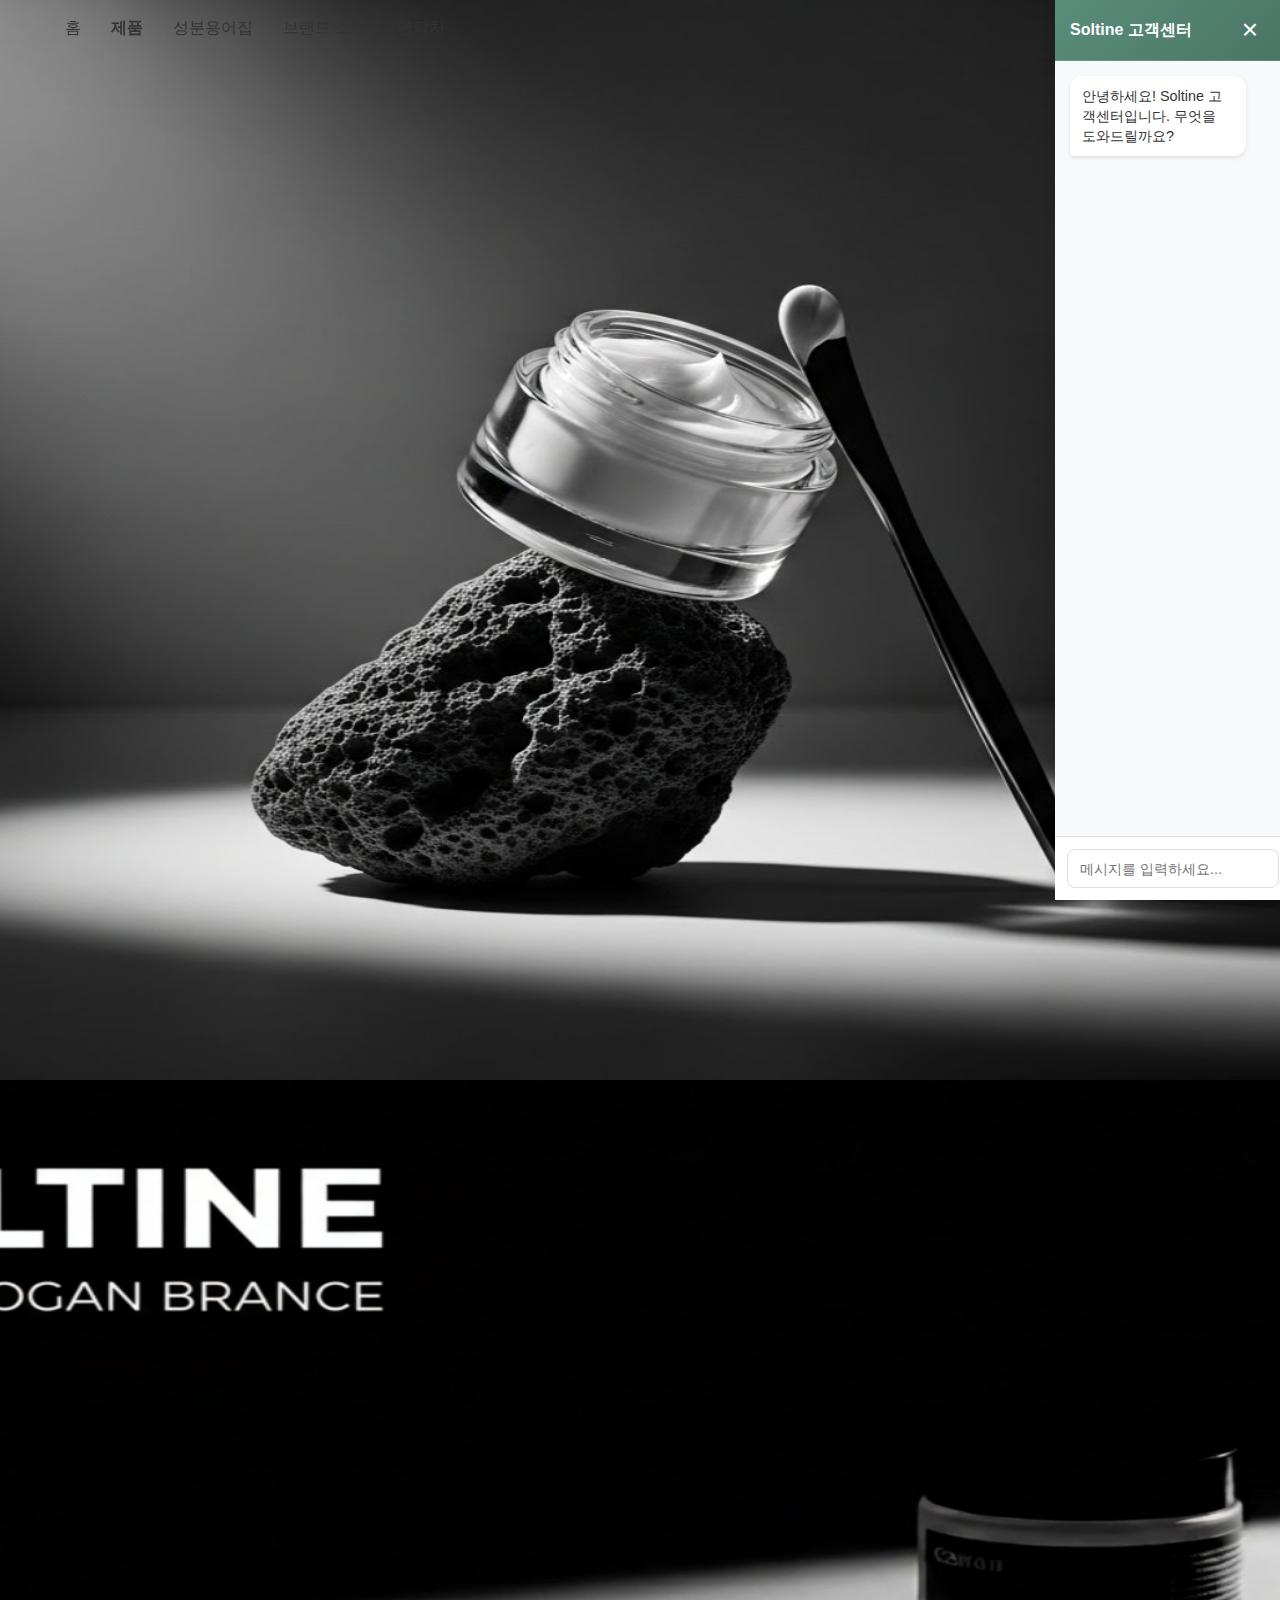
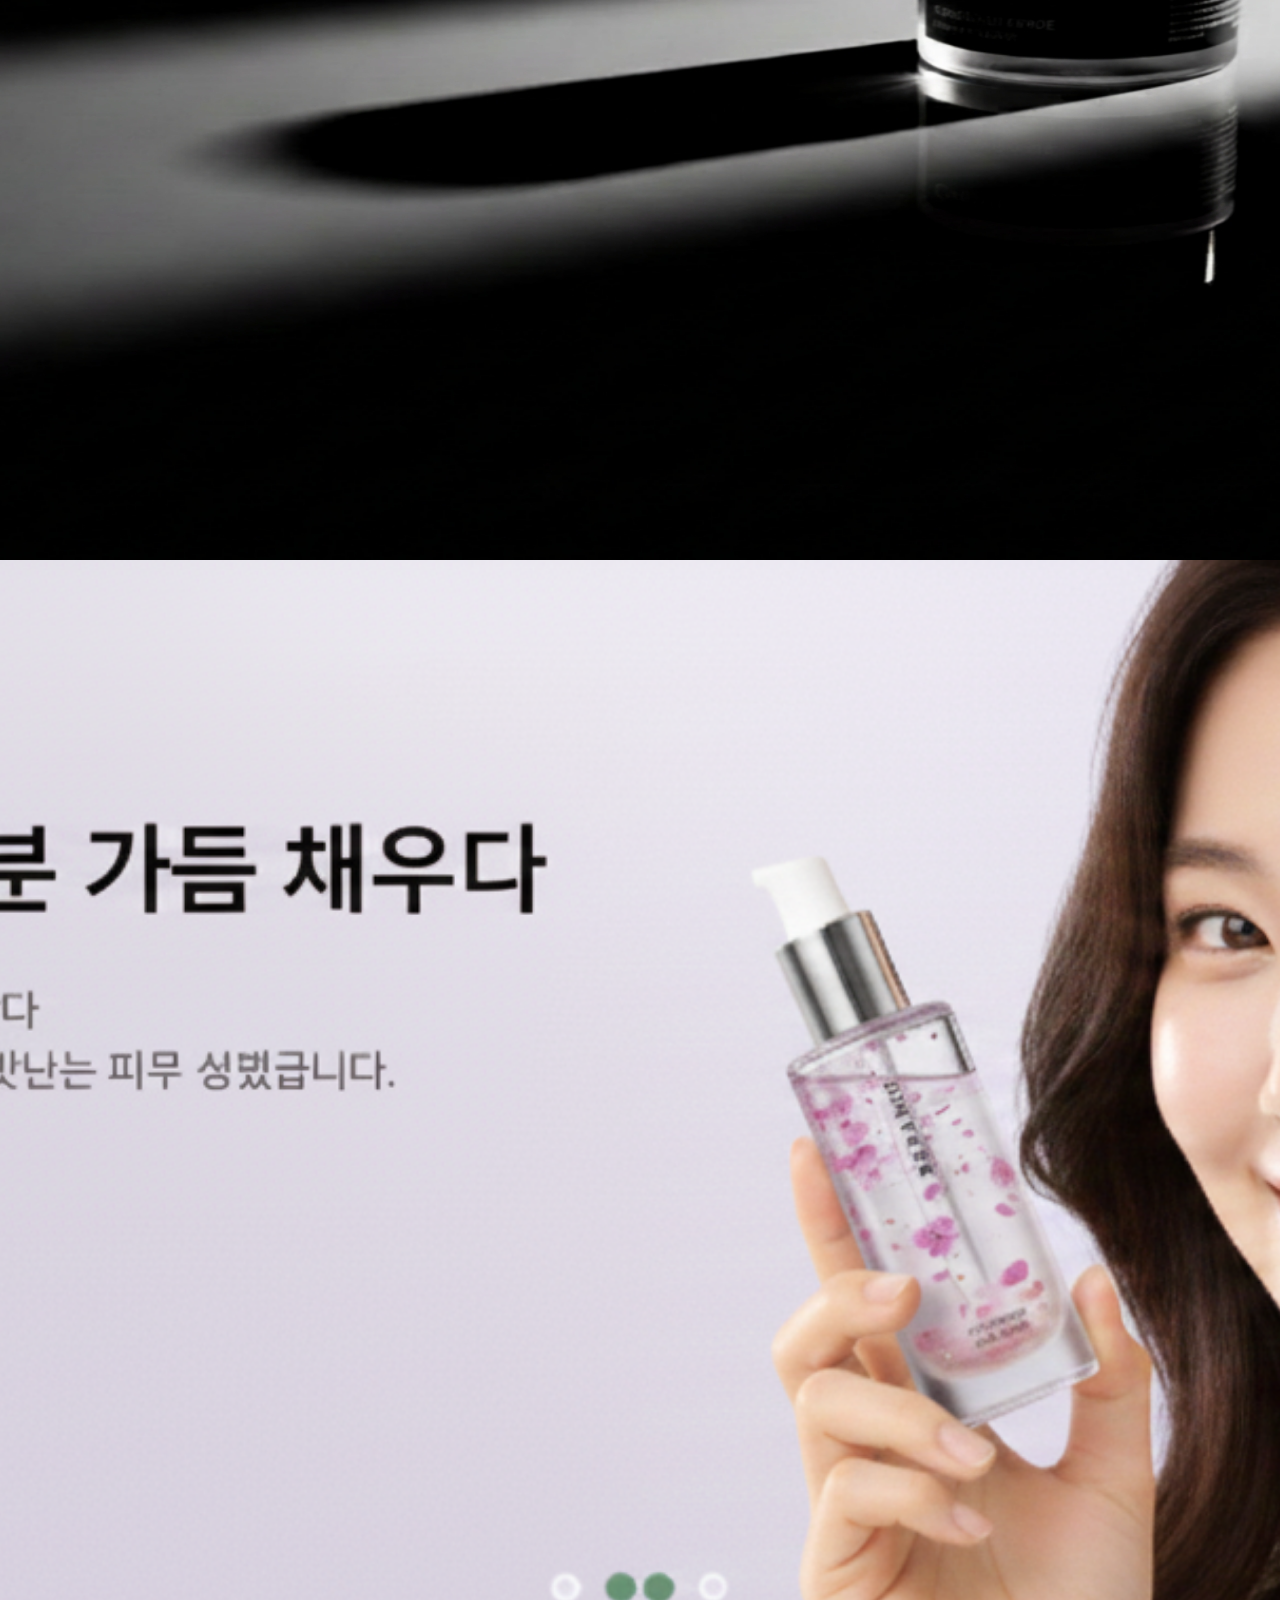
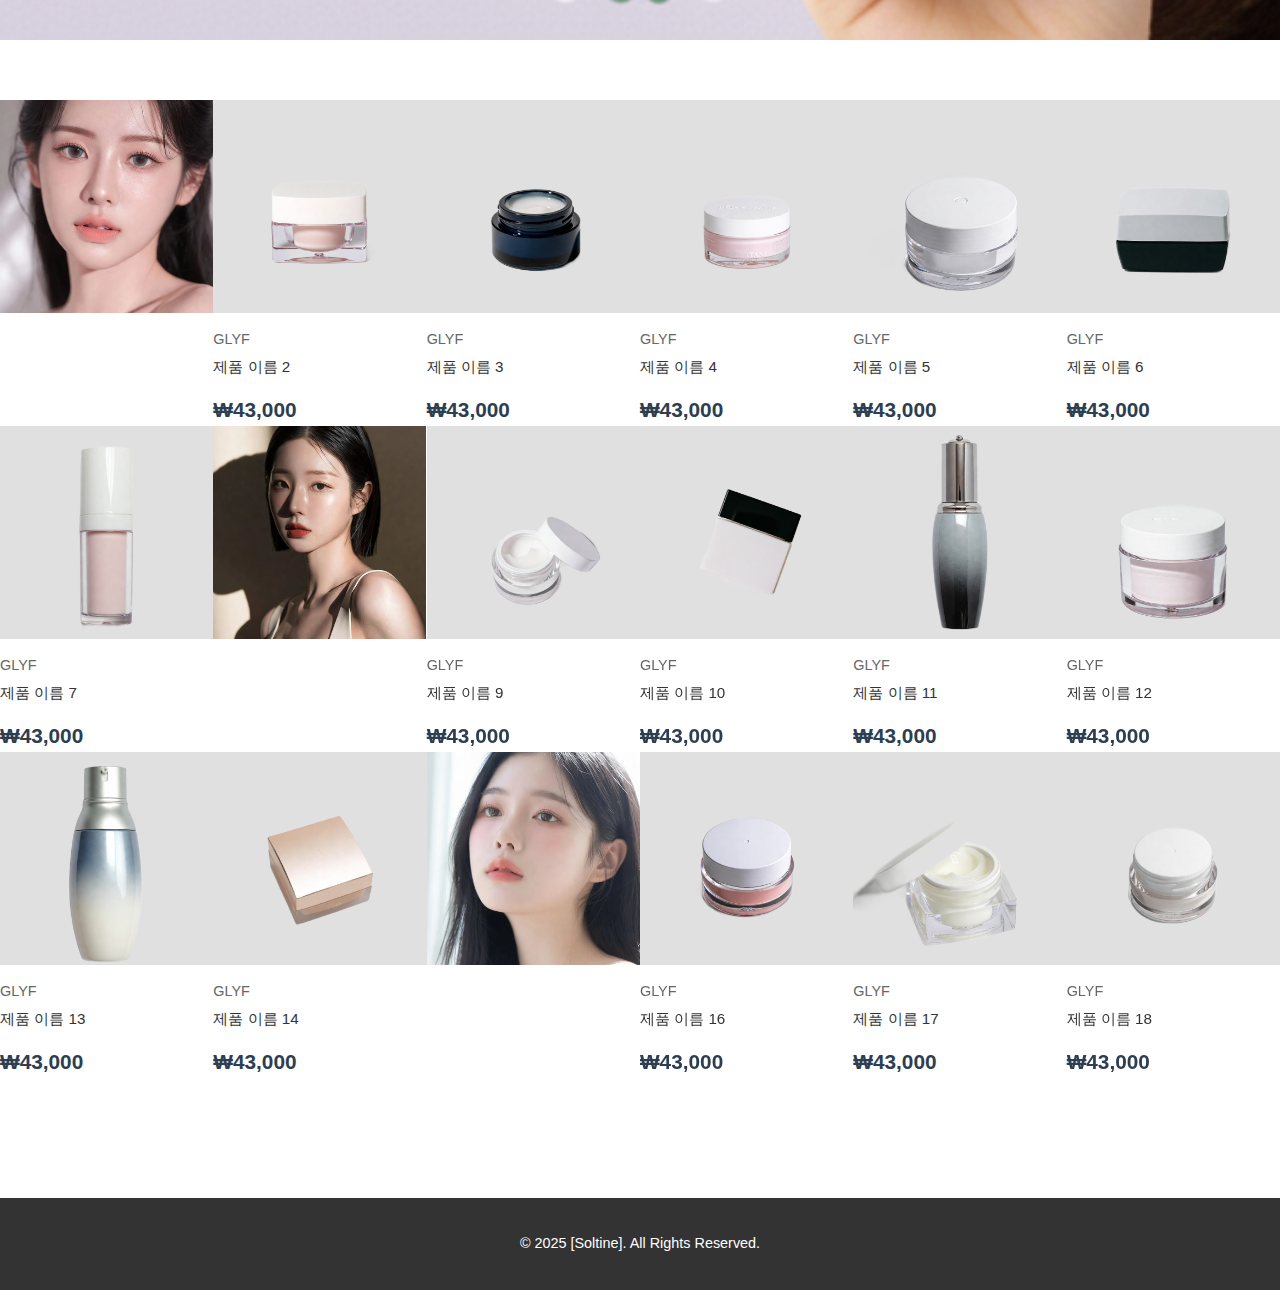
<file: products.html>
<!DOCTYPE html>
<html lang="ko">
<head>
    <meta charset="UTF-8">
    <meta name="viewport" content="width=device-width, initial-scale=1.0">
    <title>제품 - [Soltine]</title>
    <link rel="stylesheet" href="styles.css">
</head>
<body>
    <header>
        <nav>
            <ul>
                <li><a href="index.html">홈</a></li>
                <li><a href="products.html" class="active">제품</a></li>
                <li><a href="ingredients.html">성분용어집</a></li>
                <li><a href="about.html">브랜드 소개</a></li>
                <li><a href="contact.html">연락처</a></li>
            </ul>
        </nav>
    </header>

    <!-- 제품 메인 이미지 섹션 -->
    <section class="main-product-images-section">
        <!-- 제품 메인 이미지 1 -->
        <div class="main-product-image">
            <img src="images/product_main1.png" alt="제품 메인 1">
        </div>
        
        <!-- 제품 메인 이미지 2 -->
        <div class="main-product-image">
            <img src="images/product_main2.png" alt="제품 메인 2">
        </div>
        
        <!-- 제품 메인 이미지 3 -->
        <div class="main-product-image">
            <img src="images/product_main3.png" alt="제품 메인 3">
        </div>
    </section>

    <section class="products">
        <div class="product-grid">
            <div class="product-item" onclick="goToProductDetail('product1', '제품 이름 1', 'GLYF', '₩43,000', 'video')">
                <video autoplay muted loop playsinline>
                    <source src="images/product1.mp4" type="video/mp4">
                    브라우저가 비디오 태그를 지원하지 않습니다.
                </video>
            </div>
            <div class="product-item product-item-nobg" onclick="goToProductDetail('product2', '제품 이름 2', 'GLYF', '₩43,000')">
                <div class="product-image-wrapper">
                    <img src="images/product2.png" alt="제품 이미지 2">
                </div>
                <div class="product-info">
                    <div class="product-line">GLYF</div>
                    <div class="product-name">제품 이름 2</div>
                    <div class="product-price">₩43,000</div>
                </div>
            </div>
            <div class="product-item product-item-nobg" onclick="goToProductDetail('product3', '제품 이름 3', 'GLYF', '₩43,000')">
                <div class="product-image-wrapper">
                    <img src="images/product3.png" alt="제품 이미지 3">
                </div>
                <div class="product-info">
                    <div class="product-line">GLYF</div>
                    <div class="product-name">제품 이름 3</div>
                    <div class="product-price">₩43,000</div>
                </div>
            </div>
            <div class="product-item product-item-nobg" onclick="goToProductDetail('product4', '제품 이름 4', 'GLYF', '₩43,000')">
                <div class="product-image-wrapper">
                    <img src="images/product4.png" alt="제품 이미지 4">
                </div>
                <div class="product-info">
                    <div class="product-line">GLYF</div>
                    <div class="product-name">제품 이름 4</div>
                    <div class="product-price">₩43,000</div>
                </div>
            </div>
            <div class="product-item product-item-nobg" onclick="goToProductDetail('product5', '제품 이름 5', 'GLYF', '₩43,000')">
                <div class="product-image-wrapper">
                    <img src="images/product5.png" alt="제품 이미지 5">
                </div>
                <div class="product-info">
                    <div class="product-line">GLYF</div>
                    <div class="product-name">제품 이름 5</div>
                    <div class="product-price">₩43,000</div>
                </div>
            </div>
            <div class="product-item product-item-nobg" onclick="goToProductDetail('product6', '제품 이름 6', 'GLYF', '₩43,000')">
                <div class="product-image-wrapper">
                    <img src="images/product6.png" alt="제품 이미지 6">
                </div>
                <div class="product-info">
                    <div class="product-line">GLYF</div>
                    <div class="product-name">제품 이름 6</div>
                    <div class="product-price">₩43,000</div>
                </div>
            </div>
            <div class="product-item product-item-nobg" onclick="goToProductDetail('product7', '제품 이름 7', 'GLYF', '₩43,000')">
                <div class="product-image-wrapper">
                    <img src="images/product7.png" alt="제품 이미지 7">
                </div>
                <div class="product-info">
                    <div class="product-line">GLYF</div>
                    <div class="product-name">제품 이름 7</div>
                    <div class="product-price">₩43,000</div>
                </div>
            </div>
            <div class="product-item" onclick="goToProductDetail('product8', '제품 이름 8', 'GLYF', '₩43,000', 'video')">
                <video autoplay muted loop playsinline>
                    <source src="images/product8.mp4" type="video/mp4">
                    브라우저가 비디오 태그를 지원하지 않습니다.
                </video>
            </div>
            <div class="product-item product-item-nobg" onclick="goToProductDetail('product9', '제품 이름 9', 'GLYF', '₩43,000')">
                <div class="product-image-wrapper">
                    <img src="images/product9.png" alt="제품 이미지 9">
                </div>
                <div class="product-info">
                    <div class="product-line">GLYF</div>
                    <div class="product-name">제품 이름 9</div>
                    <div class="product-price">₩43,000</div>
                </div>
            </div>
            <div class="product-item product-item-nobg" onclick="goToProductDetail('product10', '제품 이름 10', 'GLYF', '₩43,000')">
                <div class="product-image-wrapper">
                    <img src="images/product10.png" alt="제품 이미지 10">
                </div>
                <div class="product-info">
                    <div class="product-line">GLYF</div>
                    <div class="product-name">제품 이름 10</div>
                    <div class="product-price">₩43,000</div>
                </div>
            </div>
            <div class="product-item product-item-nobg" onclick="goToProductDetail('product11', '제품 이름 11', 'GLYF', '₩43,000')">
                <div class="product-image-wrapper">
                    <img src="images/product11.png" alt="제품 이미지 11">
                </div>
                <div class="product-info">
                    <div class="product-line">GLYF</div>
                    <div class="product-name">제품 이름 11</div>
                    <div class="product-price">₩43,000</div>
                </div>
            </div>
            <div class="product-item product-item-nobg" onclick="goToProductDetail('product12', '제품 이름 12', 'GLYF', '₩43,000')">
                <div class="product-image-wrapper">
                    <img src="images/product12.png" alt="제품 이미지 12">
                </div>
                <div class="product-info">
                    <div class="product-line">GLYF</div>
                    <div class="product-name">제품 이름 12</div>
                    <div class="product-price">₩43,000</div>
                </div>
            </div>
            <div class="product-item product-item-nobg" onclick="goToProductDetail('product13', '제품 이름 13', 'GLYF', '₩43,000')">
                <div class="product-image-wrapper">
                    <img src="images/product13.png" alt="제품 이미지 13">
                </div>
                <div class="product-info">
                    <div class="product-line">GLYF</div>
                    <div class="product-name">제품 이름 13</div>
                    <div class="product-price">₩43,000</div>
                </div>
            </div>
            <div class="product-item product-item-nobg" onclick="goToProductDetail('product14', '제품 이름 14', 'GLYF', '₩43,000')">
                <div class="product-image-wrapper">
                    <img src="images/product14.png" alt="제품 이미지 14">
                </div>
                <div class="product-info">
                    <div class="product-line">GLYF</div>
                    <div class="product-name">제품 이름 14</div>
                    <div class="product-price">₩43,000</div>
                </div>
            </div>
            <div class="product-item" onclick="goToProductDetail('product15', '제품 이름 15', 'GLYF', '₩43,000', 'video')">
                <video autoplay muted loop playsinline>
                    <source src="images/product15.mp4" type="video/mp4">
                    브라우저가 비디오 태그를 지원하지 않습니다.
                </video>
            </div>
            <div class="product-item product-item-nobg" onclick="goToProductDetail('product16', '제품 이름 16', 'GLYF', '₩43,000')">
                <div class="product-image-wrapper">
                    <img src="images/product16.png" alt="제품 이미지 16">
                </div>
                <div class="product-info">
                    <div class="product-line">GLYF</div>
                    <div class="product-name">제품 이름 16</div>
                    <div class="product-price">₩43,000</div>
                </div>
            </div>
            <div class="product-item product-item-nobg" onclick="goToProductDetail('product17', '제품 이름 17', 'GLYF', '₩43,000')">
                <div class="product-image-wrapper">
                    <img src="images/product17.png" alt="제품 이미지 17">
                </div>
                <div class="product-info">
                    <div class="product-line">GLYF</div>
                    <div class="product-name">제품 이름 17</div>
                    <div class="product-price">₩43,000</div>
                </div>
            </div>
            <div class="product-item product-item-nobg" onclick="goToProductDetail('product18', '제품 이름 18', 'GLYF', '₩43,000')">
                <div class="product-image-wrapper">
                    <img src="images/product18.png" alt="제품 이미지 18">
                </div>
                <div class="product-info">
                    <div class="product-line">GLYF</div>
                    <div class="product-name">제품 이름 18</div>
                    <div class="product-price">₩43,000</div>
                </div>
            </div>
        </div>
    </section>

    <footer>
        <p>&copy; 2025 [Soltine]. All Rights Reserved.</p>
    </footer>

    <!-- 오른쪽 고정 챗봇 창 -->
    <div id="chatbotSidebar" class="chatbot-sidebar">
        <div class="chatbot-sidebar-content">
            <div class="chatbot-header">
                <h3>Soltine 고객센터</h3>
                <button class="chatbot-close" id="chatbotClose">×</button>
            </div>
            <div class="chatbot-messages" id="chatbotMessages">
                <div class="chatbot-message bot-message">
                    안녕하세요! Soltine 고객센터입니다. 무엇을 도와드릴까요?
                </div>
            </div>
            <div class="chatbot-input-area">
                <input type="text" id="chatbotInput" placeholder="메시지를 입력하세요..." />
                <button id="chatbotSend">전송</button>
            </div>
        </div>
    </div>

    <script src="config.js"></script>
    <script src="chatbot.js"></script>
    <script>
        // 제품 상세 페이지로 이동하는 함수
        function goToProductDetail(imageName, productName, productLine, price, type = 'image') {
            const params = new URLSearchParams({
                image: imageName,
                name: productName,
                line: productLine,
                price: price,
                type: type
            });
            window.location.href = `product-detail.html?${params.toString()}`;
        }
    </script>
</body>
</html>
</file>
<file: styles.css>
/* 전체 기본 설정 */
* {
    box-sizing: border-box;
}

html {
    scroll-behavior: smooth;
    overflow-x: hidden; /* 수평 스크롤바 숨김 */
    height: 100%;
}

body {
    font-family: 'Malgun Gothic', '맑은 고딕', sans-serif;
    margin: 0;
    padding: 0;
    background-color: #ffffff; /* 흰색 배경 */
    color: #333; /* 기본 글자색 */
    line-height: 1.6;
    overflow-x: hidden; /* 수평 스크롤바 숨김 */
}

/* 홈 페이지에서만 세로 스크롤 방지 */
body.home-page,
body.home-page html {
    overflow-y: hidden;
    height: 100vh;
}

/* 헤더 스타일 */
header {
    display: flex;
    justify-content: flex-start; /* 네비게이션을 왼쪽으로 정렬 */
    align-items: center;
    padding: 15px 50px;
    background-color: transparent; /* 완전히 투명한 배경 */
    border-bottom: none; /* 테두리 제거 */
    position: fixed !important; /* 고정 헤더 - 항상 고정 */
    top: 0;
    left: 0;
    right: 0;
    z-index: 1000; /* 이미지 위에 표시 */
    backdrop-filter: none; /* 블러 효과 제거 */
}

/* 제품 페이지 등에서 헤더 배경 추가 - 제거 (완전히 투명하게) */
body:not(.home-page) header {
    background-color: transparent; /* 완전히 투명한 배경 */
    border-bottom: none; /* 테두리 제거 */
}

body:not(.home-page) nav ul li a {
    color: #333; /* 제품 페이지에서는 어두운 색상 */
    text-shadow: none; /* 그림자 제거 */
}

nav ul {
    list-style: none;
    display: flex;
    margin: 0;
    padding: 0;
}

nav ul li a {
    text-decoration: none;
    color: #ffffff; /* 흰색으로 변경 - 이미지 위에서 보이도록 */
    padding: 0 15px;
    transition: color 0.3s;
    text-shadow: 0 2px 4px rgba(0, 0, 0, 0.3); /* 텍스트 그림자 추가 */
    pointer-events: auto; /* 클릭 가능 */
    z-index: 1001;
    position: relative;
}

nav ul li a:hover {
    color: #5a8d7a;
    text-shadow: 0 2px 4px rgba(90, 141, 122, 0.5); /* 호버 시 그림자 변경 */
}

/* 수평 스크롤 컨테이너 - 연속 스크롤 */
.horizontal-scroll-container {
    width: 100vw;
    height: 100vh; /* 전체 화면 높이 */
    overflow-x: scroll; /* 연속 스크롤 */
    overflow-y: hidden;
    scroll-snap-type: none; /* 스냅 제거 - 연속 스크롤 */
    scrollbar-width: none; /* Firefox */
    -ms-overflow-style: none; /* IE and Edge */
    position: fixed; /* 고정 위치 */
    top: 0; /* 화면 최상단부터 */
    left: 0;
    -webkit-overflow-scrolling: touch; /* iOS 부드러운 스크롤 */
    will-change: scroll-position; /* 성능 최적화 */
    scroll-behavior: smooth; /* 부드러운 스크롤 */
    z-index: 1; /* 헤더보다 뒤에 배치 */
    /* 부드러운 스크롤을 위한 추가 설정 */
    overscroll-behavior: contain; /* 스크롤 체이닝 방지 */
    scroll-padding: 0;
}

.horizontal-scroll-container::-webkit-scrollbar {
    display: none; /* Chrome, Safari, Opera */
}

.slide-wrapper {
    display: flex;
    width: 500vw; /* 5개 슬라이드 = 500% */
    height: 100%;
}

/* 각 슬라이드 스타일 - 연속 스크롤용 */
.slide {
    width: 100vw; /* 각 이미지가 화면 전체 너비 */
    height: 100vh; /* 전체 화면 높이 */
    flex-shrink: 0; /* 축소 방지 */
    display: flex;
    align-items: center;
    justify-content: center;
    position: relative;
}

/* 모든 슬라이드 - LOOKBOOK 이미지 */
.slide-1,
.slide-2,
.slide-3,
.slide-4,
.slide-5 {
    background-color: #ffffff;
    padding: 0;
}

.lookbook-image {
    width: 100%;
    height: 100%;
    overflow: hidden;
    user-select: none; /* 이미지 드래그 방지 */
    -webkit-user-drag: none; /* 웹킷 브라우저 드래그 방지 */
}

.lookbook-image img {
    width: 100%;
    height: 100%;
    object-fit: cover;
    display: block;
    user-select: none; /* 이미지 드래그 방지 */
    -webkit-user-drag: none; /* 웹킷 브라우저 드래그 방지 */
    pointer-events: none; /* 이미지 클릭 이벤트 방지 (스크롤 우선) */
}

/* 제품 페이지 메인 이미지 섹션 (products.html) */
.main-product-images-section {
    width: 100%;
    margin-top: 0;
    padding: 0;
}

.main-product-images-section .main-product-image {
    width: 100%;
    height: 100vh; /* 화면 높이에 맞춤 */
    min-height: 1080px; /* 최소 높이 1080px */
    overflow: hidden;
    position: relative;
    margin: 0;
    padding: 0;
}

.main-product-images-section .main-product-image img {
    width: 100%;
    height: 100%;
    object-fit: cover; /* 화면을 꽉 채우도록 */
    display: block;
    user-select: none;
    -webkit-user-drag: none;
}

/* 섹션 공통 스타일 */
section {
    padding: 60px 20px;
    text-align: center;
}

/* 스크롤 인디케이터 */
.scroll-indicator {
    position: fixed;
    bottom: 30px;
    left: 50%;
    transform: translateX(-50%);
    display: flex;
    gap: 12px;
    z-index: 1000;
}

.indicator-dot {
    width: 12px;
    height: 12px;
    border-radius: 50%;
    background-color: rgba(255, 255, 255, 0.5);
    border: 2px solid rgba(255, 255, 255, 0.8);
    cursor: pointer;
    transition: all 0.3s;
}

.indicator-dot.active {
    background-color: #5a8d7a;
    border-color: #5a8d7a;
    width: 30px;
    border-radius: 6px;
}

.indicator-dot:hover {
    background-color: rgba(90, 141, 122, 0.7);
}

/* 반응형 디자인 */
@media (max-width: 768px) {
    header {
        padding: 12px 20px;
    }
    
    .logo {
        font-size: 1.4em;
    }
    
    nav ul li a {
        padding: 0 8px;
        font-size: 0.9em;
    }
    
    .horizontal-scroll-container {
        margin-top: 60px;
    }
    
    .page-header {
        margin-top: 60px;
        padding: 100px 20px 60px;
    }
    
    .slide-content h1 {
        font-size: 2.5em;
    }
    
    .slide-content p {
        font-size: 1.2em;
    }
    
    .cta-button {
        padding: 12px 30px;
        font-size: 1em;
    }
}

/* 네비게이션 활성 링크 */
nav ul li a.active {
    color: #5a8d7a;
    font-weight: bold;
}

/* 페이지 헤더 (제품, 브랜드 소개, 연락처 페이지용) */
.page-header {
    background: transparent;
    padding: 0; /* 상단 여백 제거 - 헤더 바로 아래부터 시작 */
    text-align: center;
    margin-top: 0;
    width: 100%;
    overflow: hidden;
    position: relative;
    z-index: 1; /* 헤더 뒤에 배치 */
}

/* 제품 메인 슬라이드 */
.product-main-slider {
    width: 100%;
    overflow: hidden;
    position: relative; /* 일반 위치로 변경 - 스크롤 가능 */
    height: 50vh; /* 세로 크기를 반으로 줄임 */
    display: flex;
    justify-content: center;
    align-items: center;
    margin: 0; /* 마진 제거 */
    padding: 0; /* 패딩 제거 */
    margin-top: 0; /* 헤더 바로 아래부터 시작 */
}

.slider-container {
    position: relative;
    width: 100%; /* 전체 너비로 확장 */
    height: 100%; /* 전체 높이로 확장 */
    display: flex;
    justify-content: center;
    align-items: center;
}

.page-header-image {
    width: 100%; /* 전체 너비로 확장 */
    height: 100%; /* 전체 높이로 확장 */
    max-width: 100%;
    display: block;
    object-fit: cover;
    position: absolute;
    left: 0; /* 왼쪽부터 시작 */
    top: 0; /* 위쪽부터 시작 */
    transform: none; /* transform 제거 */
    opacity: 0;
    transition: opacity 0.5s ease-in-out;
}

.page-header-image.active {
    opacity: 1;
}

/* 비디오 태그도 동일한 스타일 적용 */
.page-header-image video {
    width: 100%;
    height: 100%;
    object-fit: cover;
}

/* 슬라이드 화살표 버튼 */
.slider-arrow {
    position: absolute;
    top: 50%;
    transform: translateY(-50%);
    background-color: rgba(255, 255, 255, 0.7);
    border: none;
    width: 50px;
    height: 50px;
    border-radius: 50%;
    font-size: 30px;
    color: #333;
    cursor: pointer;
    z-index: 10;
    display: flex;
    align-items: center;
    justify-content: center;
    transition: background-color 0.3s, transform 0.3s;
}

.slider-arrow:hover {
    background-color: rgba(255, 255, 255, 0.9);
    transform: translateY(-50%) scale(1.1);
}

.slider-arrow-left {
    left: 20px;
    z-index: 100; /* 화살표가 이미지 위에 표시되도록 */
}

.slider-arrow-right {
    right: 20px;
    z-index: 100; /* 화살표가 이미지 위에 표시되도록 */
}

/* 슬라이드 인디케이터 */
.slider-indicators {
    position: absolute;
    bottom: 20px;
    left: 50%;
    transform: translateX(-50%);
    display: flex;
    gap: 10px;
    z-index: 10;
}

.indicator {
    width: 12px;
    height: 12px;
    border-radius: 50%;
    background-color: rgba(255, 255, 255, 0.5);
    border: 2px solid rgba(255, 255, 255, 0.8);
    cursor: pointer;
    transition: all 0.3s;
}

.indicator.active {
    background-color: #5a8d7a;
    border-color: #5a8d7a;
    width: 30px;
    border-radius: 6px;
}

.indicator:hover {
    background-color: rgba(90, 141, 122, 0.7);
}

.page-header h1 {
    font-size: 3em;
    margin-bottom: 15px;
    color: #2c3e50;
}

.page-header p {
    font-size: 1.3em;
    color: #555;
}

/* 제품 섹션 */
.products {
    background-color: #ffffff;
    padding: 60px 0; /* 좌우 여백 제거 */
    position: relative;
}

.product-grid {
    display: grid;
    grid-template-columns: repeat(6, 1fr); /* 한 줄에 6개 */
    gap: 0; /* 경계선 없이 이어지게 */
    max-width: 100%;
    margin: 0;
    padding: 0;
}

.product-item {
    border: none; /* 경계선 제거 */
    padding: 0; /* 패딩 제거 */
    border-radius: 0; /* 둥근 모서리 제거 */
    box-shadow: none; /* 그림자 제거 */
    transition: opacity 0.3s, background-color 0.3s;
    background-color: transparent; /* 배경 투명 */
    overflow: visible; /* 제품 정보가 보이도록 */
    display: flex;
    flex-direction: column;
    cursor: pointer; /* 클릭 가능한 커서 */
}

.product-item:hover {
    opacity: 0.8; /* 호버 시 약간 투명하게 (색상 변화 효과) */
}

/* product2.png 누끼 이미지 배경색 변경 - 이미지 영역만 */
.product-item-nobg {
    background-color: transparent;
}

.product-image-wrapper {
    width: 100%;
    aspect-ratio: 1;
    background-color: #e0e0e0; /* 기본 회색 배경 */
    transition: background-color 0.3s;
    overflow: hidden;
}

.product-item-nobg:hover .product-image-wrapper {
    background-color: #ffffff; /* 호버 시 흰색 배경 */
}

/* product-info는 항상 흰색 배경 */
.product-item-nobg .product-info {
    background-color: #ffffff;
    padding-top: 15px;
}

.product-item img,
.product-item video {
    width: 100%;
    aspect-ratio: 1; /* 정사각형 비율 유지 */
    object-fit: cover;
    border-radius: 0; /* 둥근 모서리 제거 */
    margin: 0; /* 마진 제거 */
    display: block; /* 이미지 간격 제거 */
}

.product-info {
    padding-top: 15px; /* 이미지와 정보 사이 간격 */
    text-align: left;
}

.product-line {
    font-size: 0.9em;
    color: #666;
    margin-bottom: 5px;
    font-weight: 500;
}

.product-name {
    font-size: 0.95em;
    color: #333;
    margin-bottom: 8px;
    line-height: 1.4;
}

.product-price {
    font-size: 1em;
    font-weight: bold;
    color: #2c3e50;
    margin-top: 0;
}

.product-item h3 {
    color: #5a8d7a;
    margin-top: 0;
    margin-bottom: 10px;
    font-size: 1.4em;
}

.product-item p {
    color: #666;
    margin-bottom: 15px;
    line-height: 1.6;
}

.product-price {
    font-size: 1.3em;
    font-weight: bold;
    color: #2c3e50;
    margin-top: 15px;
}

/* 브랜드 소개 페이지 스타일 */
.about-content {
    padding: 60px 20px;
    background-color: #ffffff;
}

.about-container {
    max-width: 1200px;
    margin: 0 auto;
    display: grid;
    grid-template-columns: 1fr 1fr;
    gap: 60px;
    align-items: center;
}

.about-text h2 {
    color: #5a8d7a;
    font-size: 2em;
    margin-bottom: 20px;
    margin-top: 0;
}

.about-text p {
    color: #555;
    line-height: 1.8;
    margin-bottom: 30px;
    font-size: 1.1em;
}

.value-list {
    list-style: none;
    padding: 0;
    margin: 0;
}

.value-list li {
    margin-bottom: 30px;
    padding-left: 0;
}

.value-list li strong {
    display: block;
    color: #5a8d7a;
    font-size: 1.3em;
    margin-bottom: 8px;
}

.value-list li p {
    color: #666;
    margin: 0;
    line-height: 1.6;
}

.about-image {
    width: 100%;
}

.about-image img {
    width: 100%;
    height: auto;
    border-radius: 12px;
    box-shadow: 0 4px 15px rgba(0, 0, 0, 0.1);
}

.mission-section {
    background: linear-gradient(135deg, #f8f9fa 0%, #e6f3ef 100%);
    padding: 80px 20px;
    text-align: center;
}

.mission-content {
    max-width: 800px;
    margin: 0 auto;
}

.mission-content h2 {
    color: #5a8d7a;
    font-size: 2.5em;
    margin-bottom: 30px;
}

.mission-text {
    font-size: 1.2em;
    line-height: 1.8;
    color: #555;
}

/* 연락처 페이지 스타일 */
.contact-content {
    padding: 60px 20px;
    background-color: #ffffff;
}

.contact-container {
    max-width: 1200px;
    margin: 0 auto;
    display: grid;
    grid-template-columns: 1fr 1fr;
    gap: 60px;
}

.contact-info h2,
.contact-form-wrapper h2 {
    color: #5a8d7a;
    font-size: 2em;
    margin-bottom: 30px;
}

.info-item {
    margin-bottom: 40px;
}

.info-item h3 {
    color: #2c3e50;
    font-size: 1.3em;
    margin-bottom: 10px;
}

.info-item p {
    color: #555;
    font-size: 1.1em;
    margin-bottom: 5px;
    line-height: 1.6;
}

.info-note {
    color: #888 !important;
    font-size: 0.9em !important;
    font-style: italic;
}

.contact-form-wrapper {
    background-color: #f8f9fa;
    padding: 40px;
    border-radius: 12px;
    box-shadow: 0 4px 6px rgba(0, 0, 0, 0.05);
}

.contact-form {
    display: flex;
    flex-direction: column;
    gap: 20px;
}

.form-group {
    display: flex;
    flex-direction: column;
}

.form-group label {
    color: #2c3e50;
    font-weight: bold;
    margin-bottom: 8px;
    font-size: 1em;
}

.form-group input,
.form-group textarea {
    padding: 12px;
    border: 1px solid #ddd;
    border-radius: 6px;
    font-size: 1em;
    font-family: 'Malgun Gothic', '맑은 고딕', sans-serif;
    transition: border-color 0.3s;
}

.form-group input:focus,
.form-group textarea:focus {
    outline: none;
    border-color: #5a8d7a;
    box-shadow: 0 0 0 3px rgba(90, 141, 122, 0.1);
}

.submit-button {
    background-color: #5a8d7a;
    color: white;
    padding: 15px 40px;
    border: none;
    border-radius: 6px;
    font-size: 1.1em;
    font-weight: bold;
    cursor: pointer;
    transition: all 0.3s;
    margin-top: 10px;
}

.submit-button:hover {
    background-color: #4a7565;
    transform: translateY(-2px);
    box-shadow: 0 5px 15px rgba(90, 141, 122, 0.3);
}

/* 반응형 디자인 - 페이지 */
@media (max-width: 968px) {
    .about-container,
    .contact-container {
        grid-template-columns: 1fr;
        gap: 40px;
    }
    
    .product-grid {
        grid-template-columns: repeat(auto-fit, minmax(250px, 1fr));
        gap: 30px;
    }
    
    /* 성분용어집 반응형 */
    .ingredient-images-container {
        grid-template-columns: repeat(2, 1fr);
        max-width: 100%;
    }
    
    .ingredient-image-item,
    .ingredient-image-item img {
        width: 100%;
        height: auto;
        max-width: 100%;
    }
    
    .ingredient-sub-video {
        width: 100%;
        height: auto;
    }
    
    .ingredient-sub-video video {
        width: 100%;
        height: auto;
    }
}

@media (max-width: 768px) {
    .page-header h1 {
        font-size: 2em;
    }
    
    .page-header p {
        font-size: 1.1em;
    }
    
    .about-text h2,
    .contact-info h2,
    .contact-form-wrapper h2 {
        font-size: 1.5em;
    }
    
    .mission-content h2 {
        font-size: 2em;
    }
    
    .contact-form-wrapper {
        padding: 25px;
    }
    
    /* 성분용어집 모바일 반응형 */
    .ingredient-images-container {
        grid-template-columns: 1fr;
    }
}

/* 성분용어집 페이지 스타일 */
.ingredients-page {
    padding: 0; /* 상단 여백 제거 - 헤더 바로 아래부터 시작 */
    background-color: transparent; /* 배경 투명 */
    position: relative;
    z-index: 1; /* 헤더 뒤에 배치 */
}

/* 가장 위 큰 동영상 */
.ingredient-main-video {
    width: 100%; /* 전체 너비로 확장 */
    margin: 0; /* 마진 제거 */
    padding: 0; /* 패딩 제거 */
    position: relative; /* 일반 위치로 변경 - 스크롤 가능 */
    margin-top: 0; /* 헤더 바로 아래부터 시작 */
    margin-bottom: 60px; /* 아래 이미지들과 공백 추가 */
}

.ingredient-main-video video {
    width: 100%; /* 전체 너비로 확장 */
    height: 50vh; /* 세로 크기를 반으로 줄임 */
    display: block;
    border-radius: 0;
    object-fit: cover;
}

/* 성분 이미지와 서브 동영상 컨테이너 */
.ingredient-images-container {
    display: grid;
    grid-template-columns: repeat(6, 1fr); /* 한 줄에 6개 (제품과 동일) */
    gap: 0; /* 빈칸 없이 붙어있게 */
    width: 100%;
    margin: 0; /* 좌우 공백 제거 */
    margin-top: 60px; /* 위쪽 비디오와 공백 추가 */
    padding: 0;
    position: relative;
    background-color: #ffffff; /* 배경색 추가 */
}

/* 성분 이미지 3개 그리드 */
.ingredient-images-grid {
    display: contents; /* 그리드 아이템으로 직접 배치 */
}

.ingredient-image-item {
    width: 100%;
    height: auto;
    overflow: hidden;
    display: flex;
    flex-direction: column;
}

.ingredient-image-item img {
    width: 100%;
    aspect-ratio: 1; /* 정사각형 비율 유지 (제품과 동일) */
    display: block;
    object-fit: cover;
}

.ingredient-name {
    padding-top: 15px;
    text-align: center;
    font-size: 1em;
    color: #333;
    font-weight: 500;
}

.ingredient-effect {
    padding-top: 8px;
    text-align: center;
    font-size: 0.85em;
    color: #666;
    font-weight: 400;
}

.ingredient-image-item {
    cursor: pointer;
    transition: opacity 0.3s;
}

.ingredient-image-item:hover {
    opacity: 0.8;
}

/* 네번째 큰 동영상 (ingre_image3.png 오른쪽) */
.ingredient-sub-video {
    width: 100%;
    height: auto;
    flex-shrink: 0;
    overflow: hidden;
}

.ingredient-sub-video video {
    width: 100%;
    aspect-ratio: 225 / 250; /* 225:250 비율 유지 */
    display: block;
    border-radius: 0;
    object-fit: cover;
}

/* 성분 상세 정보 팝업 */
.ingredient-modal {
    display: none;
    position: fixed;
    top: 0;
    left: 0;
    width: 100%;
    height: 100%;
    z-index: 10000;
    align-items: center;
    justify-content: center;
}

.modal-overlay {
    position: absolute;
    top: 0;
    left: 0;
    width: 100%;
    height: 100%;
    background-color: rgba(0, 0, 0, 0.7);
    backdrop-filter: blur(5px);
}

.modal-content {
    position: relative;
    background-color: #ffffff;
    width: 90%;
    max-width: 1200px;
    max-height: 90vh;
    overflow-y: auto;
    border-radius: 12px;
    box-shadow: 0 10px 40px rgba(0, 0, 0, 0.3);
    z-index: 10001;
}

.modal-close {
    position: absolute;
    top: 15px;
    right: 15px;
    background: none;
    border: none;
    font-size: 40px;
    color: #333;
    cursor: pointer;
    width: 40px;
    height: 40px;
    display: flex;
    align-items: center;
    justify-content: center;
    z-index: 10002;
    transition: color 0.3s;
}

.modal-close:hover {
    color: #5a8d7a;
}

.modal-body {
    display: grid;
    grid-template-columns: 1fr 1fr;
    gap: 40px;
    padding: 40px;
}

.modal-image {
    display: flex;
    align-items: center;
    justify-content: center;
}

.modal-image img,
.modal-image video {
    width: 100%;
    max-width: 500px;
    height: auto;
    border-radius: 8px;
    box-shadow: 0 4px 15px rgba(0, 0, 0, 0.1);
}

.modal-info {
    display: flex;
    flex-direction: column;
    gap: 25px;
}

.modal-info h2 {
    font-size: 2.5em;
    color: #5a8d7a;
    margin: 0 0 10px 0;
    font-weight: bold;
}

.ingredient-detail-section {
    border-bottom: 1px solid #e0e0e0;
    padding-bottom: 20px;
}

.ingredient-detail-section:last-child {
    border-bottom: none;
}

.ingredient-detail-section h3 {
    font-size: 1.3em;
    color: #2c3e50;
    margin: 0 0 10px 0;
    font-weight: 600;
}

.ingredient-detail-section p {
    font-size: 1em;
    color: #555;
    line-height: 1.8;
    margin: 0;
}

/* 반응형 - 모바일 */
@media (max-width: 968px) {
    .modal-body {
        grid-template-columns: 1fr;
        gap: 30px;
        padding: 30px;
    }
    
    .modal-info h2 {
        font-size: 2em;
    }
}

/* 푸터 스타일 */
footer {
    background-color: #333;
    color: white;
    text-align: center;
    padding: 20px 0;
    font-size: 0.9em;
    margin-top: 60px;
}

/* 오른쪽 고정 챗봇 사이드바 */
.chatbot-sidebar {
    position: fixed;
    top: 0;
    right: 0;
    width: 225px;
    height: 100vh;
    z-index: 9999;
    background-color: #ffffff;
    box-shadow: -2px 0 10px rgba(0, 0, 0, 0.1);
    display: flex;
    flex-direction: column;
}

.chatbot-sidebar-content {
    display: flex;
    flex-direction: column;
    height: 100%;
    background-color: #ffffff;
}

.chatbot-header {
    background: linear-gradient(135deg, #5a8d7a 0%, #4a7565 100%);
    color: white;
    padding: 15px;
    display: flex;
    justify-content: space-between;
    align-items: center;
    border-bottom: 1px solid rgba(255, 255, 255, 0.1);
    flex-shrink: 0;
}

.chatbot-header h3 {
    margin: 0;
    font-size: 1em;
    font-weight: 600;
}

.chatbot-close {
    background: none;
    border: none;
    color: white;
    font-size: 28px;
    cursor: pointer;
    padding: 0;
    width: 30px;
    height: 30px;
    display: flex;
    align-items: center;
    justify-content: center;
    transition: opacity 0.3s;
    line-height: 1;
}

.chatbot-close:hover {
    opacity: 0.7;
}

.chatbot-messages {
    flex: 1;
    overflow-y: auto;
    padding: 15px;
    background-color: #f8f9fa;
    display: flex;
    flex-direction: column;
    gap: 12px;
}

.chatbot-message {
    padding: 10px 12px;
    border-radius: 12px;
    max-width: 90%;
    word-wrap: break-word;
    line-height: 1.4;
    animation: fadeIn 0.3s ease-in;
    font-size: 0.9em;
}

@keyframes fadeIn {
    from {
        opacity: 0;
        transform: translateY(10px);
    }
    to {
        opacity: 1;
        transform: translateY(0);
    }
}

.user-message {
    background-color: #5a8d7a;
    color: white;
    align-self: flex-end;
    border-bottom-right-radius: 4px;
}

.bot-message {
    background-color: #ffffff;
    color: #333;
    align-self: flex-start;
    border-bottom-left-radius: 4px;
    box-shadow: 0 2px 4px rgba(0, 0, 0, 0.1);
}

.error-message {
    background-color: #fee;
    color: #c33;
    align-self: flex-start;
    border: 1px solid #fcc;
}

.chatbot-message.loading {
    opacity: 0.7;
    font-style: italic;
}

.chatbot-input-area {
    padding: 12px;
    background-color: #ffffff;
    border-top: 1px solid #e0e0e0;
    display: flex;
    gap: 8px;
    flex-shrink: 0;
}

.chatbot-input-area input {
    flex: 1;
    padding: 10px 12px;
    border: 1px solid #ddd;
    border-radius: 8px;
    font-size: 0.9em;
    font-family: 'Malgun Gothic', '맑은 고딕', sans-serif;
    outline: none;
    transition: border-color 0.3s;
}

.chatbot-input-area input:focus {
    border-color: #5a8d7a;
}

.chatbot-input-area input:disabled {
    background-color: #f5f5f5;
    cursor: not-allowed;
}

.chatbot-input-area button {
    padding: 10px 16px;
    background-color: #5a8d7a;
    color: white;
    border: none;
    border-radius: 8px;
    font-size: 0.9em;
    font-weight: 600;
    cursor: pointer;
    transition: background-color 0.3s;
    font-family: 'Malgun Gothic', '맑은 고딕', sans-serif;
    white-space: nowrap;
}

.chatbot-input-area button:hover:not(:disabled) {
    background-color: #4a7565;
}

.chatbot-input-area button:disabled {
    background-color: #ccc;
    cursor: not-allowed;
}

/* 반응형 - 모바일 */
@media (max-width: 768px) {
    .chatbot-sidebar {
        width: 100%;
        height: 100vh;
        right: 0;
    }
}

/* 제품 상세 페이지 스타일 */
.product-detail-page {
    padding: 100px 0 60px;
    background-color: #ffffff;
    min-height: calc(100vh - 200px);
}

.product-detail-container {
    max-width: 1600px;
    margin: 0 auto;
    display: grid;
    grid-template-columns: 1fr 1fr; /* 왼쪽 절반, 오른쪽 절반 */
    gap: 80px;
    padding: 0 60px;
    align-items: start;
}

/* 왼쪽 절반: 제품 이미지 - 매우 크게 */
.product-detail-image {
    width: 100%;
    height: calc(100vh - 120px); /* 화면 높이에 맞춤 */
    min-height: 800px;
    background-color: #e0e0e0; /* 회색 배경 (제품 페이지와 동일) */
    display: flex;
    align-items: center;
    justify-content: center;
    overflow: hidden;
    border-radius: 0;
    position: sticky;
    top: 100px;
}

#productImageContainer {
    width: 100%;
    height: 100%;
    display: flex;
    align-items: center;
    justify-content: center;
}

#productImageContainer img,
#productImageContainer video {
    width: 100%;
    height: 100%;
    object-fit: contain; /* 이미지가 잘리지 않도록 */
    object-position: center;
    border-radius: 0;
}

/* 오른쪽 절반: 제품 정보 */
.product-detail-info {
    display: flex;
    flex-direction: column;
    gap: 25px;
    padding-top: 20px;
}

/* 브레드크럼 */
.breadcrumb {
    font-size: 0.85em;
    color: #999;
    margin-bottom: 10px;
}

.breadcrumb a {
    color: #999;
    text-decoration: none;
    transition: color 0.3s;
}

.breadcrumb a:hover {
    color: #5a8d7a;
}

.breadcrumb span {
    margin: 0 5px;
}

.product-detail-line {
    font-size: 0.9em;
    color: #999;
    font-weight: 400;
    margin-bottom: 5px;
    text-transform: uppercase;
    letter-spacing: 1px;
}

.product-detail-name {
    font-size: 2.8em;
    color: #2c3e50;
    margin: 0 0 15px 0;
    font-weight: 700;
    line-height: 1.2;
    letter-spacing: -0.5px;
}

/* 평점 */
.product-rating {
    display: flex;
    align-items: center;
    gap: 8px;
    margin-bottom: 25px;
}

.rating-stars {
    font-size: 1.1em;
    color: #ffa500;
    font-weight: 600;
}

.rating-count {
    font-size: 0.95em;
    color: #666;
}

/* 색상 선택 */
.color-selection {
    margin-top: 10px;
    margin-bottom: 30px;
}

.color-selection-header {
    margin-bottom: 15px;
}

.selected-color-label {
    font-size: 1.1em;
    color: #333;
    font-weight: 600;
    display: block;
    margin-bottom: 5px;
}

.color-description {
    font-size: 0.95em;
    color: #666;
    line-height: 1.5;
}

.color-options {
    display: flex;
    gap: 12px;
    flex-wrap: wrap;
    margin-top: 15px;
}

.color-option {
    display: flex;
    flex-direction: column;
    align-items: center;
    gap: 8px;
    cursor: pointer;
    padding: 10px;
    border-radius: 8px;
    transition: background-color 0.3s;
}

.color-option:hover {
    background-color: #f8f9fa;
}

.color-option.active {
    background-color: #e6f3ef;
    border: 2px solid #5a8d7a;
}

.color-swatch {
    width: 45px;
    height: 45px;
    border-radius: 6px;
    border: 2px solid #e0e0e0;
    transition: all 0.3s;
    cursor: pointer;
}

.color-option.active .color-swatch {
    transform: scale(1.15);
    border-color: #5a8d7a;
    border-width: 3px;
    box-shadow: 0 2px 8px rgba(90, 141, 122, 0.3);
}

.color-option:hover .color-swatch {
    transform: scale(1.05);
    border-color: #5a8d7a;
}

/* 제품 설명 및 가격 */
.product-description-price {
    display: flex;
    justify-content: space-between;
    align-items: flex-start;
    margin: 30px 0;
    padding: 20px 0;
    border-top: 1px solid #f0f0f0;
    border-bottom: 1px solid #f0f0f0;
}

.product-description {
    font-size: 1em;
    color: #666;
    line-height: 1.6;
    flex: 1;
    margin: 0;
}

.product-description span {
    color: #333;
    font-weight: 500;
}

/* 가격 */
.product-detail-price {
    font-size: 2.2em;
    font-weight: 700;
    color: #2c3e50;
    margin: 0;
    white-space: nowrap;
}

/* 구매하기 버튼 */
.purchase-section {
    display: flex;
    flex-direction: column;
    gap: 15px;
    margin-top: 30px;
}

.purchase-button,
.notification-button {
    padding: 20px 40px;
    font-size: 1.15em;
    font-weight: 600;
    border: none;
    border-radius: 6px;
    cursor: pointer;
    transition: all 0.3s;
    font-family: 'Malgun Gothic', '맑은 고딕', sans-serif;
    width: 100%;
}

.purchase-button {
    background-color: #2c3e50;
    color: white;
}

.purchase-button:hover {
    background-color: #1a252f;
    transform: translateY(-2px);
    box-shadow: 0 6px 20px rgba(44, 62, 80, 0.3);
}

.purchase-button:active {
    transform: translateY(0);
}

.stock-status {
    font-size: 0.9em;
    color: #666;
    text-align: center;
    margin: 5px 0;
}

.purchase-count {
    font-size: 0.9em;
    color: #999;
    text-align: center;
    margin: 5px 0 10px 0;
}

.notification-button {
    background-color: #ffffff;
    color: #333;
    border: 2px solid #e0e0e0;
    display: flex;
    align-items: center;
    justify-content: center;
    gap: 8px;
}

.notification-button span {
    font-size: 1.1em;
}

.notification-button:hover {
    background-color: #f8f9fa;
    border-color: #5a8d7a;
    color: #5a8d7a;
}

/* 상세 정보 */
.product-details-section {
    margin-top: 50px;
    border-top: 1px solid #e0e0e0;
    padding-top: 30px;
}

.detail-item {
    margin-bottom: 20px;
    border-bottom: 1px solid #f0f0f0;
    padding-bottom: 20px;
}

.detail-item:last-child {
    border-bottom: none;
}

.detail-toggle {
    font-size: 1.15em;
    color: #2c3e50;
    margin: 0 0 15px 0;
    font-weight: 600;
    cursor: pointer;
    display: flex;
    justify-content: space-between;
    align-items: center;
    user-select: none;
    transition: color 0.3s;
}

.detail-toggle:hover {
    color: #5a8d7a;
}

.toggle-icon {
    font-size: 0.7em;
    color: #999;
    transition: transform 0.3s;
}

.detail-toggle.active .toggle-icon {
    transform: rotate(180deg);
}

.detail-content {
    color: #555;
    line-height: 1.8;
    font-size: 0.95em;
    max-height: 0;
    overflow: hidden;
    transition: max-height 0.3s ease-out, padding 0.3s ease-out;
    padding: 0;
}

.detail-content.active {
    max-height: 1000px;
    padding: 10px 0;
}

.detail-content p {
    margin-bottom: 12px;
}

.detail-content strong {
    color: #333;
    font-weight: 600;
}

.detail-info-grid {
    display: grid;
    grid-template-columns: 1fr;
    gap: 12px;
}

.detail-info-item {
    display: flex;
    gap: 10px;
}

.detail-info-item strong {
    min-width: 100px;
    color: #666;
}

.detail-info-item span {
    color: #333;
}

.creator-comment {
    background-color: #f8f9fa;
    padding: 20px;
    border-radius: 8px;
    line-height: 1.8;
}

.creator-comment p {
    margin-bottom: 12px;
    color: #555;
}

.creator-signature {
    margin-top: 15px;
    font-weight: 600;
    color: #5a8d7a;
    text-align: right;
}

/* 반응형 디자인 - 제품 상세 페이지 */
@media (max-width: 1200px) {
    .product-detail-container {
        gap: 50px;
        padding: 0 40px;
    }

    .product-detail-image {
        height: calc(100vh - 140px);
        min-height: 600px;
    }
}

@media (max-width: 968px) {
    .product-detail-container {
        grid-template-columns: 1fr;
        gap: 40px;
        padding: 0 30px;
    }

    .product-detail-image {
        height: 500px;
        min-height: 500px;
        position: relative;
        top: 0;
    }

    .product-detail-name {
        font-size: 2.2em;
    }

    .product-description-price {
        flex-direction: column;
        gap: 15px;
    }

    .product-detail-price {
        font-size: 1.8em;
    }

    .color-options {
        gap: 10px;
    }

    .color-swatch {
        width: 40px;
        height: 40px;
    }
}

@media (max-width: 768px) {
    .product-detail-page {
        padding: 80px 0 40px;
    }

    .product-detail-container {
        padding: 0 20px;
        gap: 30px;
    }

    .product-detail-image {
        height: 400px;
        min-height: 400px;
    }

    .product-detail-name {
        font-size: 1.8em;
    }

    .product-detail-price {
        font-size: 1.6em;
    }

    .purchase-button,
    .notification-button {
        padding: 16px 30px;
        font-size: 1em;
    }
}
</file>
